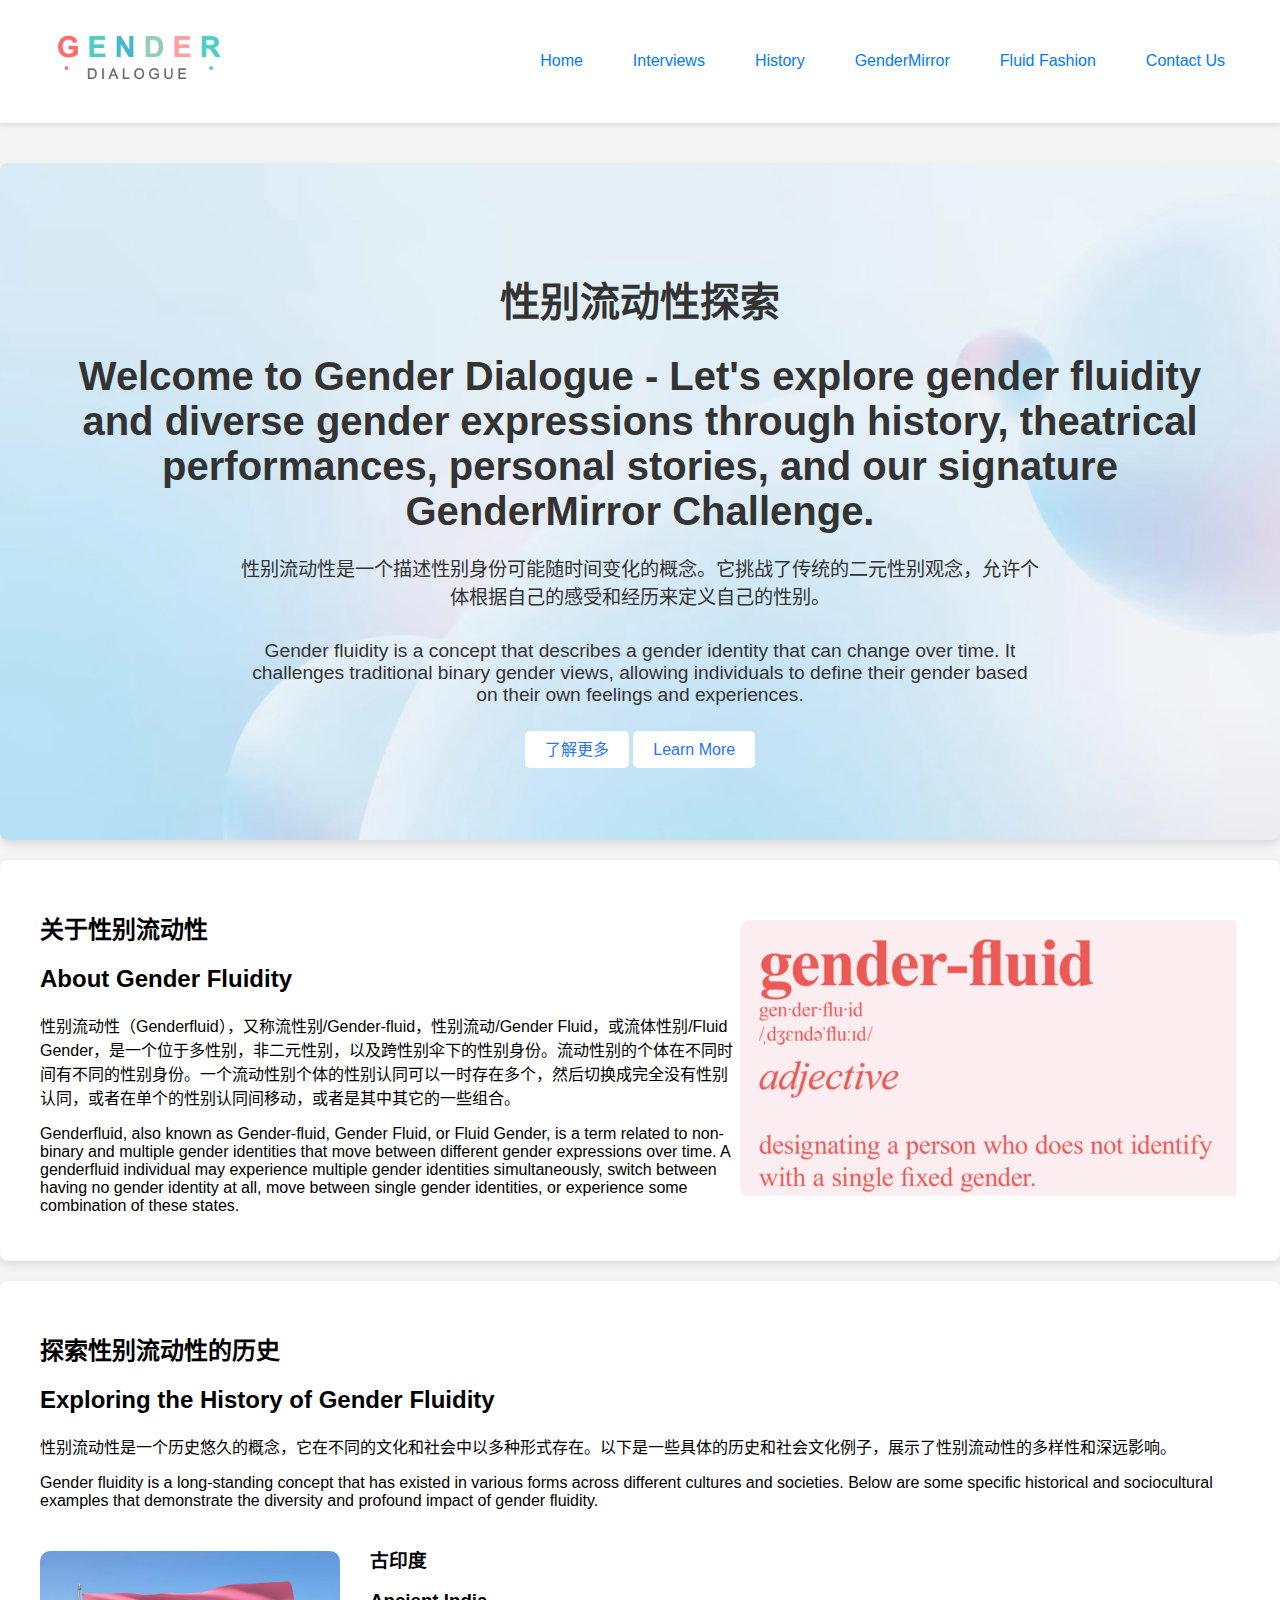
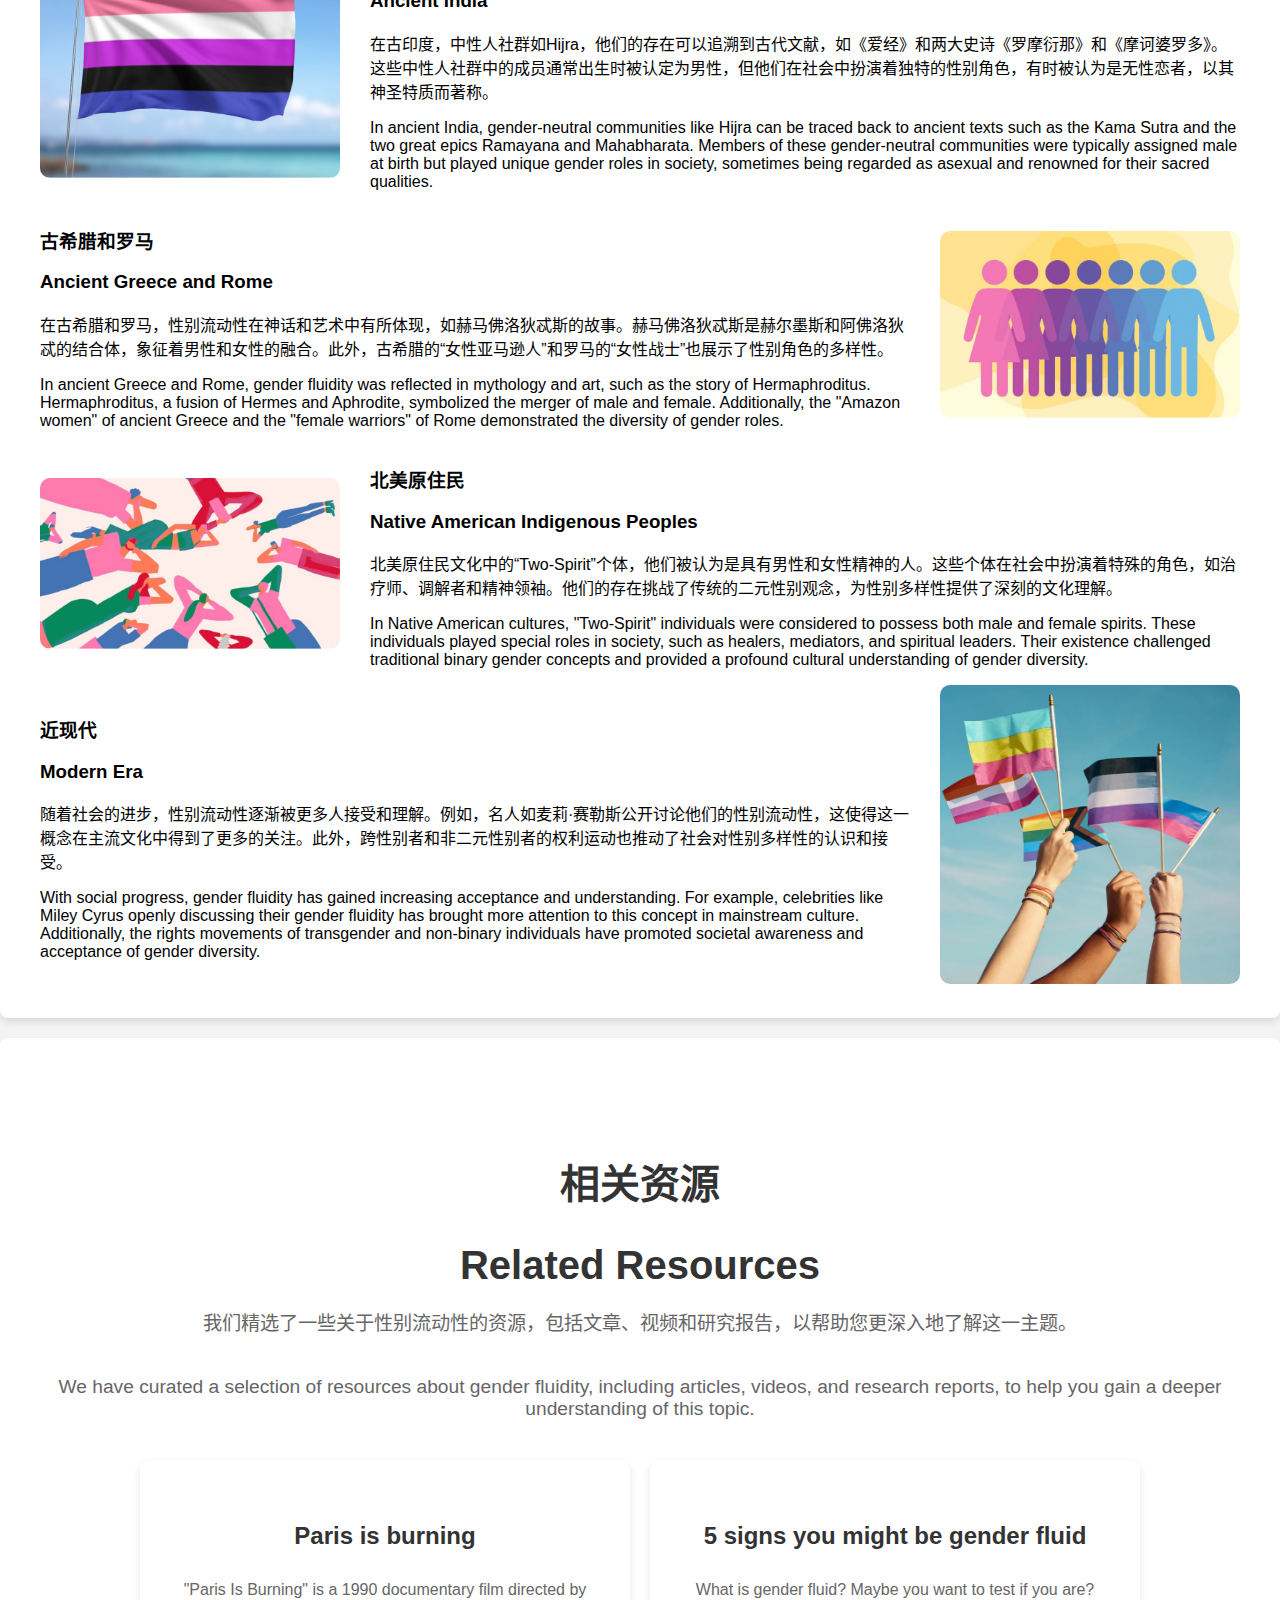
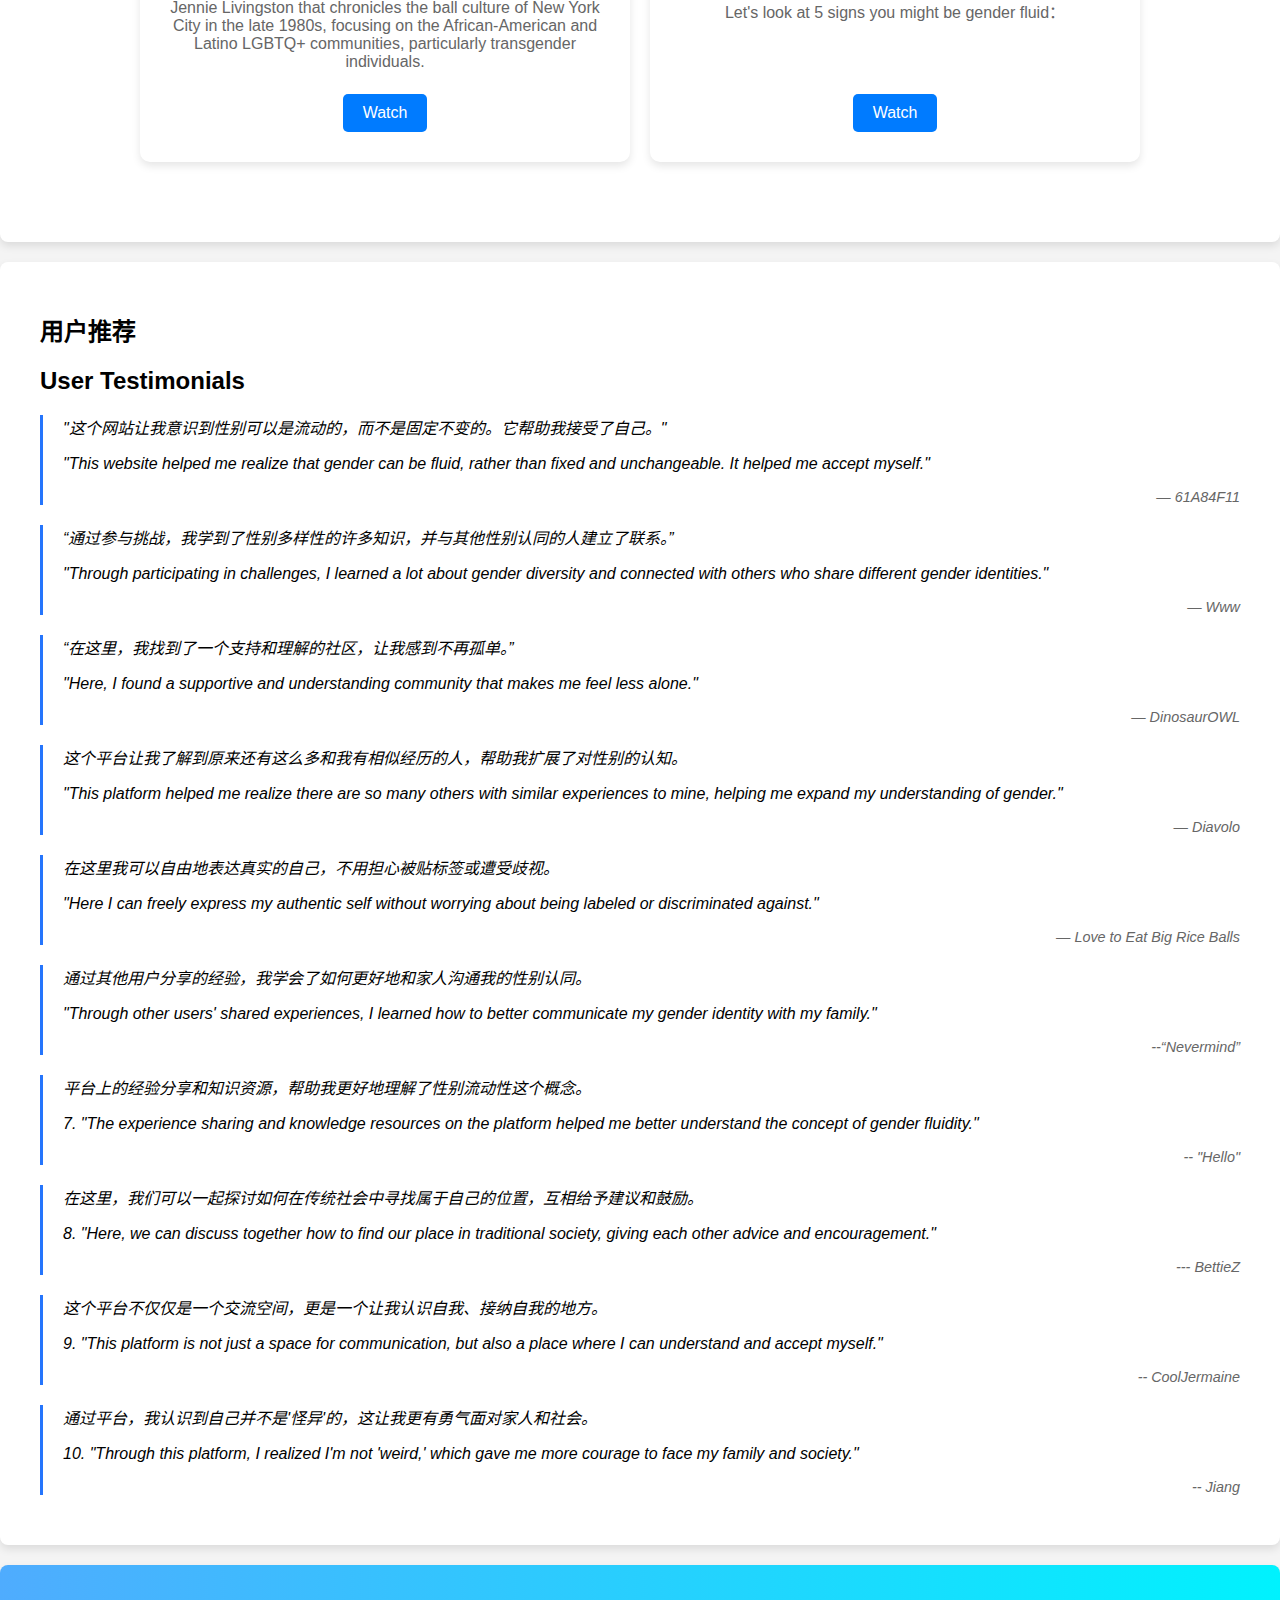
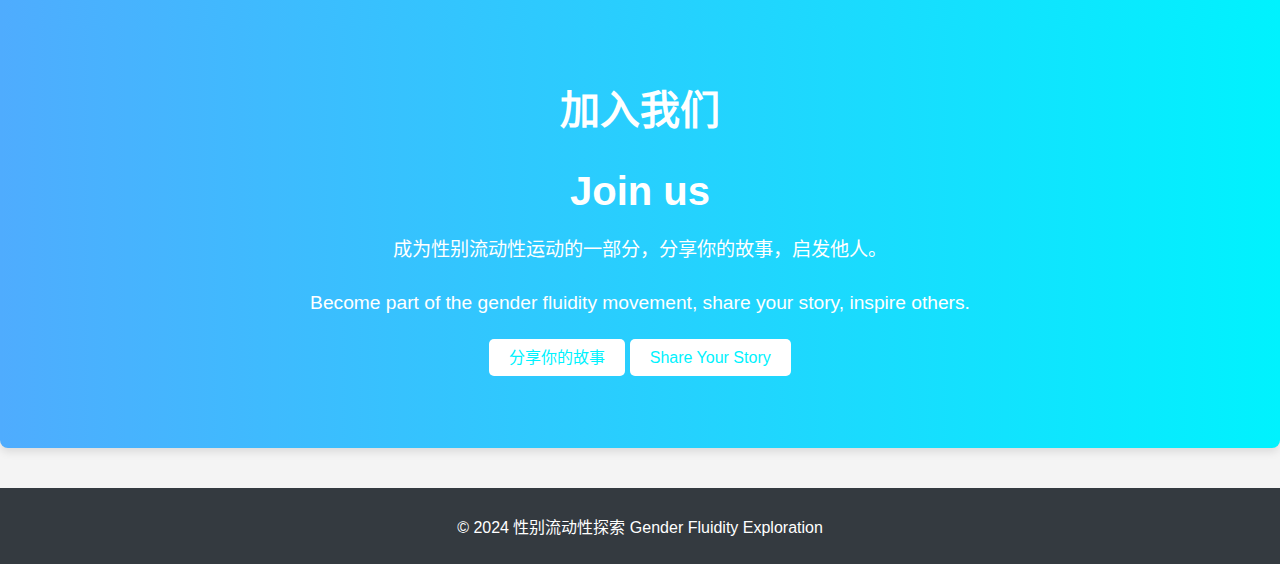
<file: index.html>
<!DOCTYPE html>
<html lang="zh-CN">

<head>
    <meta charset="UTF-8">
    <meta name="viewport" content="width=device-width, initial-scale=1.0">
    <title>Gender Dialogue</title>
    <link rel="stylesheet" href="./style/style.css">
</head>

<body>

    <header>
        <nav class="nav">
            <div class="nav-logo">
                <a href="./index.html"><img src="./img/logo.png" alt=""></a>
            </div>
            <div class="nav-menu">
                <ul>
                    <li><a href="./index.html">Home</a></li>
                    <li><a href="./Interviews.html">Interviews</a></li>
                    <li><a href="./History.html">History</a></li>
                    <li><a href="./GenderMirror.html">GenderMirror</a></li>
                    <li><a href="./FluidFashion.html">Fluid Fashion</a></li>
                    <li><a href="./Contact.html">Contact Us</a></li>
                </ul>
            </div>
        </nav>
    </header>

    <main class="main1">
        <section class="intro">
            <div class="container">
                <h1>性别流动性探索 </h1>
                <h1>Welcome to Gender Dialogue - Let's explore gender fluidity and diverse gender expressions through history, theatrical performances, personal stories, and our signature GenderMirror Challenge. </h1>
                <p>性别流动性是一个描述性别身份可能随时间变化的概念。它挑战了传统的二元性别观念，允许个体根据自己的感受和经历来定义自己的性别。</p>
                <p>Gender fluidity is a concept that describes a gender identity that can change over time. It
                    challenges traditional binary gender views, allowing individuals to define their gender based on
                    their own feelings and experiences.</p>
                <a href="./Interviews.html" class="btn">了解更多</a>
                <a href="./Interviews.html" class="btn">Learn More</a>
            </div>
        </section>
 
        <section class="about">
            <div class="container">

                <div class="flx">
                    <div class="lef">
                        <h2>关于性别流动性</h2>
                        <h2>About Gender Fluidity</h2>
                        <p>性别流动性（Genderfluid），又称流性别/Gender-fluid，性别流动/Gender Fluid，或流体性别/Fluid
                            Gender，是一个位于多性别，非二元性别，以及跨性别伞下的性别身份。流动性别的个体在不同时间有不同的性别身份。一个流动性别个体的性别认同可以一时存在多个，然后切换成完全没有性别认同，或者在单个的性别认同间移动，或者是其中其它的一些组合。
                        </p>
                        <p>Genderfluid, also known as Gender-fluid, Gender Fluid, or Fluid Gender, is a term related to
                            non-binary and multiple gender identities that move between different gender expressions
                            over time. A genderfluid individual may experience multiple gender identities
                            simultaneously, switch between having no gender identity at all, move between single gender
                            identities, or experience some combination of these states.</p>

                    </div>
                    <div class="rit">
                        <img src="./img/图片9.png" alt="">
                    </div>
                </div>
            </div>
        </section>
        <section class="history-section">

            <div class="container">
                <h2>探索性别流动性的历史</h2>
                <h2>Exploring the History of Gender Fluidity</h2>
                <p>性别流动性是一个历史悠久的概念，它在不同的文化和社会中以多种形式存在。以下是一些具体的历史和社会文化例子，展示了性别流动性的多样性和深远影响。</p>
                <p>Gender fluidity is a long-standing concept that has existed in various forms across different
                    cultures and societies. Below are some specific historical and sociocultural examples that
                    demonstrate the diversity and profound impact of gender fluidity.</p>

                <div class="history-timeline">
                    <div class="timeline-item">
                        <div class="timeline-content">
                            <div class="flx2">
                                <div class="rit"> <img src="./img/图片10.png" alt=""></div>
                                <div class="lef">
                                    <h3>古印度</h3>
                                    <h3>Ancient India</h3>
                                    <p>在古印度，中性人社群如Hijra，他们的存在可以追溯到古代文献，如《爱经》和两大史诗《罗摩衍那》和《摩诃婆罗多》。这些中性人社群中的成员通常出生时被认定为男性，但他们在社会中扮演着独特的性别角色，有时被认为是无性恋者，以其神圣特质而著称。
                                    </p>
                                    <p>In ancient India, gender-neutral communities like Hijra can be traced back to
                                        ancient texts such as the Kama Sutra and the two great epics Ramayana and
                                        Mahabharata. Members of these gender-neutral communities were typically assigned
                                        male at birth but played unique gender roles in society, sometimes being
                                        regarded as asexual and renowned for their sacred qualities.</p>
                                </div>
                       
                            </div>
                        </div>
                    </div>
                    <div class="timeline-item">
                        <div class="timeline-content">
                            <div class="flx2">
                                <div class="lef">
                            <h3>古希腊和罗马</h3>
                            <h3>Ancient Greece and Rome</h3>
                            <p>在古希腊和罗马，性别流动性在神话和艺术中有所体现，如赫马佛洛狄忒斯的故事。赫马佛洛狄忒斯是赫尔墨斯和阿佛洛狄忒的结合体，象征着男性和女性的融合。此外，古希腊的“女性亚马逊人”和罗马的“女性战士”也展示了性别角色的多样性。
                            </p>
                            <p>In ancient Greece and Rome, gender fluidity was reflected in mythology and art, such as
                                the story of Hermaphroditus. Hermaphroditus, a fusion of Hermes and Aphrodite,
                                symbolized the merger of male and female. Additionally, the "Amazon women" of ancient
                                Greece and the "female warriors" of Rome demonstrated the diversity of gender roles.</p>

                  
                    </div>
                    <div class="rit"> <img src="./img/图片11.png" alt=""></div>
                </div>
                </div>
                    </div>
                    <div class="timeline-item">
                        <div class="timeline-content">
                            <div class="flx2">
                                <div class="rit"> <img src="./img/图片12.png" alt=""></div>
                                <div class="lef">
                            <h3>北美原住民</h3>
                            <h3>Native American Indigenous Peoples</h3>

                            <p>北美原住民文化中的“Two-Spirit”个体，他们被认为是具有男性和女性精神的人。这些个体在社会中扮演着特殊的角色，如治疗师、调解者和精神领袖。他们的存在挑战了传统的二元性别观念，为性别多样性提供了深刻的文化理解。
                            </p>
                            <p>In Native American cultures, "Two-Spirit" individuals were considered to possess both
                                male and female spirits. These individuals played special roles in society, such as
                                healers, mediators, and spiritual leaders. Their existence challenged traditional binary
                                gender concepts and provided a profound cultural understanding of gender diversity.</p>
                            </div>
                    
                        </div>
                        </div>
                    </div>
                    <div class="timeline-item">
                        <div class="timeline-content">
                            <div class="flx2">
                                <div class="lef">
                            <h3>近现代</h3>
                            <h3>Modern Era</h3>

                            <p>随着社会的进步，性别流动性逐渐被更多人接受和理解。例如，名人如麦莉·赛勒斯公开讨论他们的性别流动性，这使得这一概念在主流文化中得到了更多的关注。此外，跨性别者和非二元性别者的权利运动也推动了社会对性别多样性的认识和接受。
                            </p>
                            <p>With social progress, gender fluidity has gained increasing acceptance and understanding.
                                For example, celebrities like Miley Cyrus openly discussing their gender fluidity has
                                brought more attention to this concept in mainstream culture. Additionally, the rights
                                movements of transgender and non-binary individuals have promoted societal awareness and
                                acceptance of gender diversity.</p>
                            </div>
                            <div class="rit"> <img src="./img/图片13.png" alt=""></div>
                        </div>
                        </div>
                    </div>
                </div>
                <!-- <img src="./img/图片10.png" alt="Gender Fluidity" class="abouimage"> -->
            </div>
        </section>


        <section class="resources">
            <div class="container">
                <h2>相关资源</h2>
                <h2>Related Resources</h2>
                <p>我们精选了一些关于性别流动性的资源，包括文章、视频和研究报告，以帮助您更深入地了解这一主题。</p>
                <p>We have curated a selection of resources about gender fluidity, including articles, videos, and
                    research reports, to help you gain a deeper understanding of this topic.</p>
                <div class="resource-list">
                    <div class="resource-item">
                        <h4>Paris is burning</h4>
                        <p>"Paris Is Burning" is a 1990 documentary film directed by Jennie Livingston that chronicles
                            the ball culture of New York City in the late 1980s, focusing on the African-American and
                            Latino LGBTQ+ communities, particularly transgender individuals.</p>
                        <a href="https://www.youtube.com/watch?v=nI7EhpY2yaA" class="btn">Watch</a>
                    </div>
                    <div class="resource-item">
                        <h4>5 signs you might be gender fluid</h4>
                        <p>What is gender fluid? Maybe you want to test if you are? Let's look at 5 signs you might be
                            gender fluid：</p>
                        <a href="https://www.youtube.com/watch?v=Pk5RvJ629Fs" class="btn">Watch</a>
                    </div>
                </div>
            </div>
        </section>


        <section class="testimonials">
            <div class="container">
                <h2>用户推荐</h2>
                <h2>User Testimonials</h2>
                <blockquote>
                    <p>"这个网站让我意识到性别可以是流动的，而不是固定不变的。它帮助我接受了自己。"</p>
                    <p>"This website helped me realize that gender can be fluid, rather than fixed and unchangeable. It
                        helped me accept myself."</p>
                    <cite>— 61A84F11</cite>
                </blockquote>
                <blockquote>
                    <p>“通过参与挑战，我学到了性别多样性的许多知识，并与其他性别认同的人建立了联系。”</p>
                    <p>"Through participating in challenges, I learned a lot about gender diversity and connected with
                        others who share different gender identities."</p>
                    <cite>— Www</cite>
                </blockquote>
                <blockquote>
                    <p>“在这里，我找到了一个支持和理解的社区，让我感到不再孤单。”</p>
                    <p>"Here, I found a supportive and understanding community that makes me feel less alone."</p>
                    <cite>— DinosaurOWL</cite>
                </blockquote>
                <blockquote>
                    <p>这个平台让我了解到原来还有这么多和我有相似经历的人，帮助我扩展了对性别的认知。</p>
                    <p> "This platform helped me realize there are so many others with similar experiences to mine,
                        helping me expand my understanding of gender." </p>
                    <cite>— Diavolo</cite>
                </blockquote>
                <blockquote>
                    <p>在这里我可以自由地表达真实的自己，不用担心被贴标签或遭受歧视。</p>
                    <p>"Here I can freely express my authentic self without worrying about being labeled or
                        discriminated against." </p>

                    <cite>— Love to Eat Big Rice Balls</cite>
                </blockquote>
                <blockquote>
                    <p>通过其他用户分享的经验，我学会了如何更好地和家人沟通我的性别认同。</p>
                    <p>"Through other users' shared experiences, I learned how to better communicate my gender identity
                        with my family."</p>
                    <cite>--“Nevermind”</cite>
                </blockquote>
                <blockquote>
                    <p>平台上的经验分享和知识资源，帮助我更好地理解了性别流动性这个概念。</p>
                    <p>7. "The experience sharing and knowledge resources on the platform helped me better understand
                        the concept of gender fluidity." </p>
                    <cite>-- "Hello"</cite>
                </blockquote>
                <blockquote>
                    <p>在这里，我们可以一起探讨如何在传统社会中寻找属于自己的位置，互相给予建议和鼓励。</p>
                    <p>8. "Here, we can discuss together how to find our place in traditional society, giving each other
                        advice and encouragement." </p>
                    <cite>--- BettieZ</cite>
                </blockquote>
                <blockquote>
                    <p>这个平台不仅仅是一个交流空间，更是一个让我认识自我、接纳自我的地方。</p>
                    <p>9. "This platform is not just a space for communication, but also a place where I can understand
                        and accept myself." </p>
                    <cite>-- CoolJermaine</cite>
                </blockquote>
                <blockquote>
                    <p>通过平台，我认识到自己并不是'怪异'的，这让我更有勇气面对家人和社会。</p>
                    <p>10. "Through this platform, I realized I'm not 'weird,' which gave me more courage to face my
                        family and society." </p>
                    <cite>-- Jiang</cite>
                </blockquote>
            </div>
        </section>

        <section class="cta" id="challenges">
            <div class="container">
                <h2>加入我们</h2>
                <h2>Join us</h2>
                <p>成为性别流动性运动的一部分，分享你的故事，启发他人。</p>
                <p>Become part of the gender fluidity movement, share your story, inspire others.</p>
                <a href="./Contact.html" class="btn">分享你的故事</a>
                <a href="./Contact.html" class="btn">Share Your Story</a>
            </div>
        </section>
    </main>

    <footer>
        <p>&copy; 2024 性别流动性探索 Gender Fluidity Exploration</p>
    </footer>
</body>

</html>
</file>
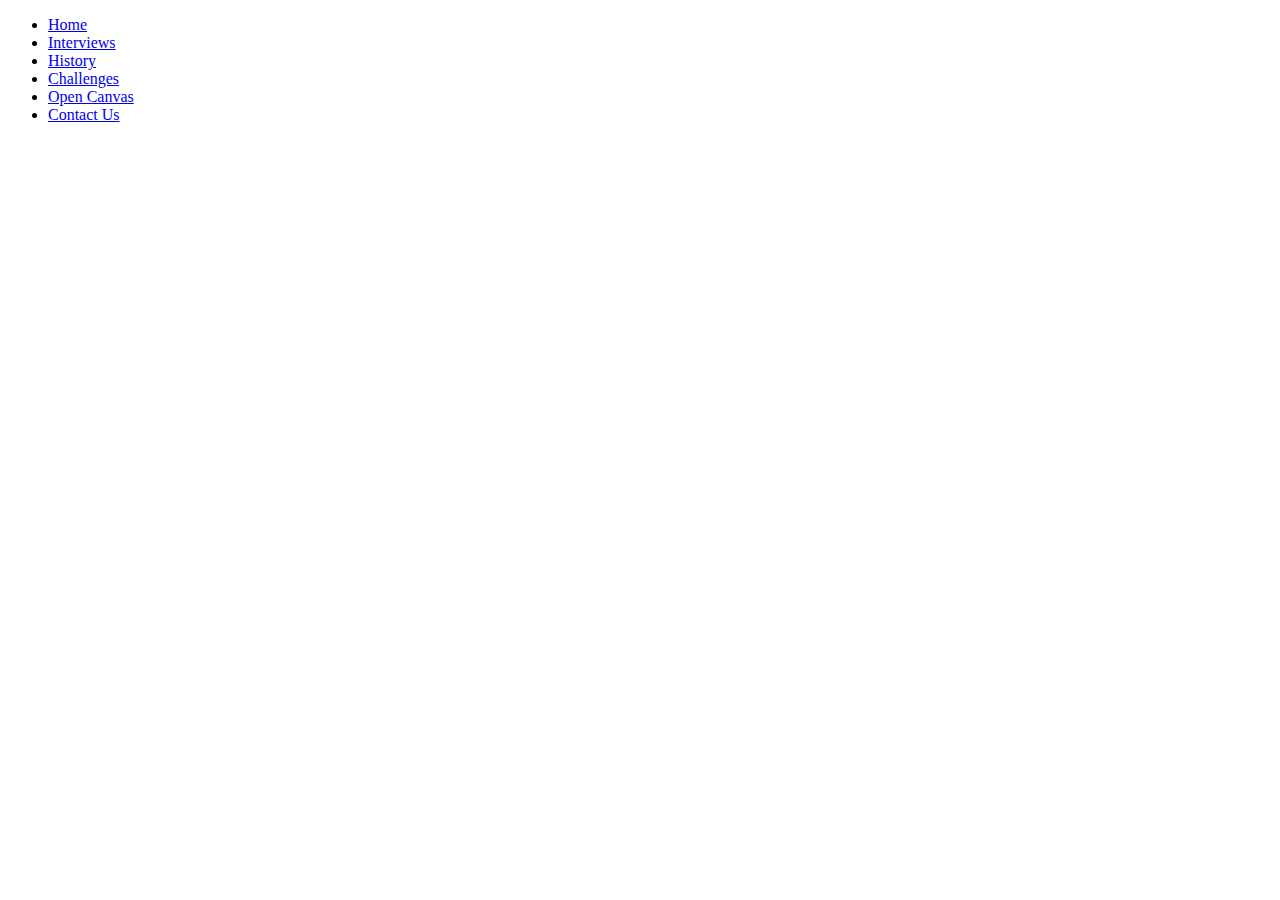
<file: Canvas.html>
<!DOCTYPE html>
<html lang="en">
<head>
    <meta charset="UTF-8">
    <meta name="viewport" content="width=device-width, initial-scale=1.0">
    <title>Gender Dialogue</title>
</head>
<body>
    <div class="head">
        <div class="nav">
            <ul>
                <li><a href="./index.html">Home</a></li>
                <li><a href="./index.html">Interviews</a></li>
                <li><a href="./index.html">History</a></li>
                <li><a href="./index.html">Challenges</a></li>
                <li><a href="./index.html">Open Canvas</a></li>
                <li><a href="./index.html">Contact Us</a></li>
            </ul>
        </div>
    </div>
</body>
</html>
</file>
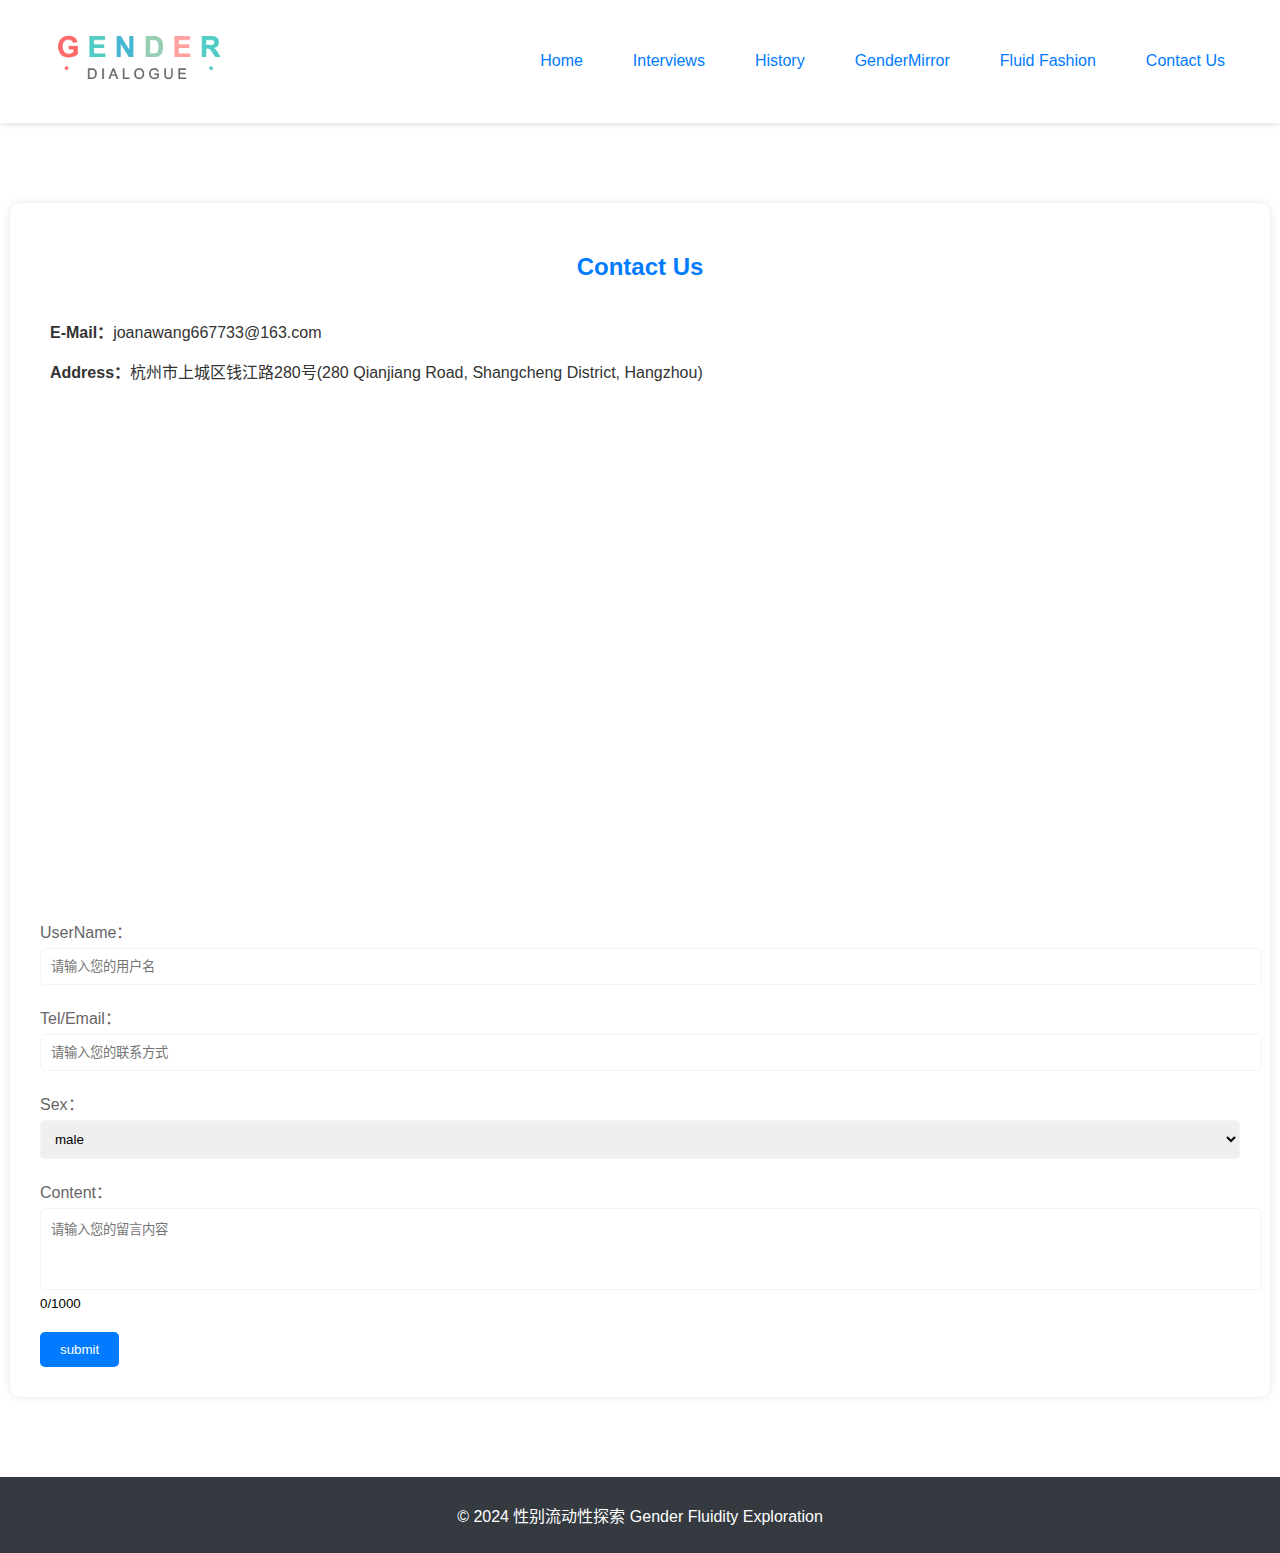
<file: Contact.html>
<!DOCTYPE html>
<html lang="zh-CN">

<head>
    <meta charset="UTF-8">
    <meta name="viewport" content="width=device-width, initial-scale=1.0">
    <title>联系我们 - 性别流动性探索</title>
    <link rel="stylesheet" href="./style/style.css" type="text/css" />
</head>

<body>
    <header>
        <nav class="nav">
            <div class="nav-logo">
                <a href="./index.html"><img src="./img/logo.png" alt=""></a>  
            </div>
            <div class="nav-menu">
                <ul>
                    <li><a href="./index.html">Home</a></li>
                    <li><a href="./Interviews.html">Interviews</a></li>
                    <li><a href="./History.html">History</a></li>
                    <li><a href="./GenderMirror.html">GenderMirror</a></li>
                    <li><a href="./FluidFashion.html">Fluid Fashion</a></li>
                    <li><a href="./Contact.html">Contact Us</a></li>
                </ul>
            </div>
        </nav>
    </header>

    <main>
        <section class="contact-us">
            <div class="container">
                <h2 class="section-title">Contact Us</h2>
                <div class="contact-info">
                    <p><i class="icon-mail"></i><strong>E-Mail：</strong>joanawang667733@163.com</p>
                    <p><i class="icon-location"></i><strong>Address：</strong>杭州市上城区钱江路280号(280 Qianjiang Road, Shangcheng District, Hangzhou)</p>
                </div>
                <div class="map">
                    <!-- 这里可以使用iframe标签嵌入谷歌地图或其他地图服务 -->
                    <iframe
                        src="https://www.google.com/maps/embed?pb=!1m18!1m12!1m3!1d11355.457320133268!2d120.16131163778316!3d30.2389510037786!2m3!1f0!2f0!3f0!3m2!1i1024!2i768!4f13.1!3m3!1m2!1s0x344c9d37b84c4a0d%3A0x3dadf9a04f0e6156!2z5Lit5Zu95rWZ5rGf55yB5p2t5bee5biC5LiK5Z-O5Yy6!5e0!3m2!1szh-CN!2sjp!4v1729328133049!5m2!1szh-CN!2sjp"
                        width="100%" height="450" style="border:0;" allowfullscreen="" loading="lazy"
                        referrerpolicy="no-referrer-when-downgrade"></iframe>
                </div>

                <form class="contact-form" action="https://47.121.184.131:39001/submit-form" method="post">
                    <div class="form-group">
                        <label for="username">UserName：</label>
                        <input type="text" id="username" name="username" required placeholder="请输入您的用户名">
                    </div>
                    <div class="form-group">
                        <label for="contact">Tel/Email：</label>
                        <input type="text" id="contact" name="contact" required placeholder="请输入您的联系方式">
                    </div>
                    <div class="form-group">
                        <label for="gender">Sex：</label>
                        <select id="gender" name="gender">
                            <option value="male">male</option>
                            <option value="female">female</option>
                            <option value="other">other</option>
                        </select>
                    </div>
                    <div class="form-group">
                        <label for="message">Content：</label>
                        <textarea id="message" name="message" rows="4" required placeholder="请输入您的留言内容"
                            maxlength="1000"></textarea>
                        <small class="text-limit">0/1000</small>
                    </div>
                    <button type="submit" class="btn">submit</button>
                </form>
                <!-- <div class="social-links">
                    <h3>关注我们</h3>
                    <a href="https://twitter.com/example" target="_blank"><i class="icon-twitter"></i>Twitter</a>
                    <a href="https://facebook.com/example" target="_blank"><i class="icon-facebook"></i>Facebook</a>
                    <a href="https://instagram.com/example" target="_blank"><i class="icon-instagram"></i>Instagram</a>
                </div> -->
            </div>
        </section>
    </main>

    <footer class="site-footer">
        <p>&copy; 2024 性别流动性探索 Gender Fluidity Exploration</p>
    </footer>
</body>
<script>
    document.addEventListener('DOMContentLoaded', function () {


        let messageTextarea = document.getElementById('message');
        let textLimitDisplay = document.querySelector('.text-limit');
        if (messageTextarea && textLimitDisplay) {
            messageTextarea.addEventListener('input', function () {
                let currentLength = this.value.length;
                let maxLength = 1000; // 设定的字数上限

                textLimitDisplay.textContent = currentLength + '/' + maxLength;

                if (currentLength > maxLength) {
                    // 如果超过字数限制，则截断文本
                    this.value = this.value.substring(0, maxLength);
                    textLimitDisplay.textContent = maxLength + '/' + maxLength;
                }
            });
        }



        let contactForm = document.querySelector('.contact-form');

        if (contactForm) {
            contactForm.addEventListener('submit', function (e) {
                e.preventDefault();

                let username = document.getElementById('username').value;
                let contact = document.getElementById('contact').value;
                let gender = document.getElementById('gender').value;
                let message = document.getElementById('message').value;

                let formData = {
                    username: username,
                    contact: contact,
                    gender: gender,
                    message: message
                };

                fetch('http://47.121.184.131:39001/submit-form', {
                    method: 'POST',
                    headers: {
                        'Content-Type': 'application/json',
                    },
                    body: JSON.stringify(formData)
                })
                    .then(response => response.json())
                    .then(data => {
                        console.log('Success:', data);
                        alert(data.message); // 显示服务器响应的消息
                    })
                    .catch((error) => {
                        console.error('Error:', error);
                        alert("提交失败");
                    });
            });
        }
    });
</script>

</html>
</file>
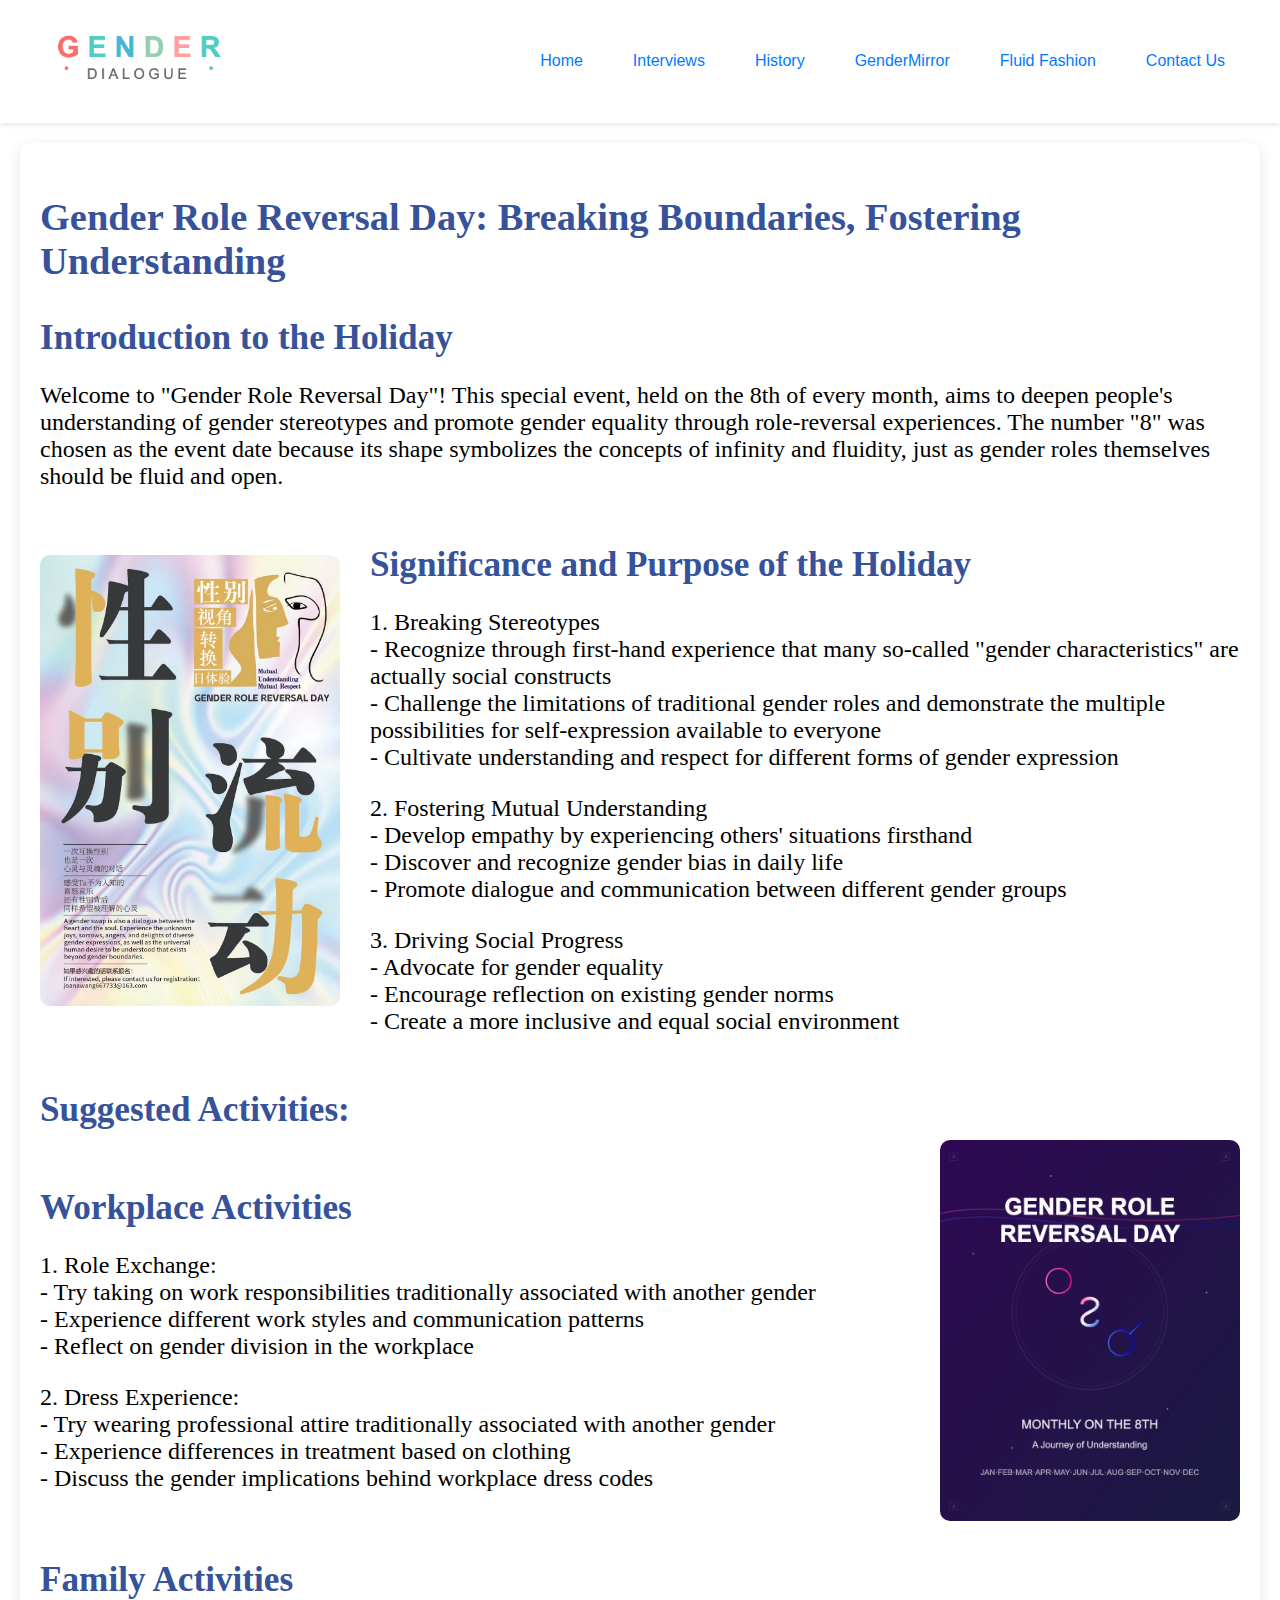
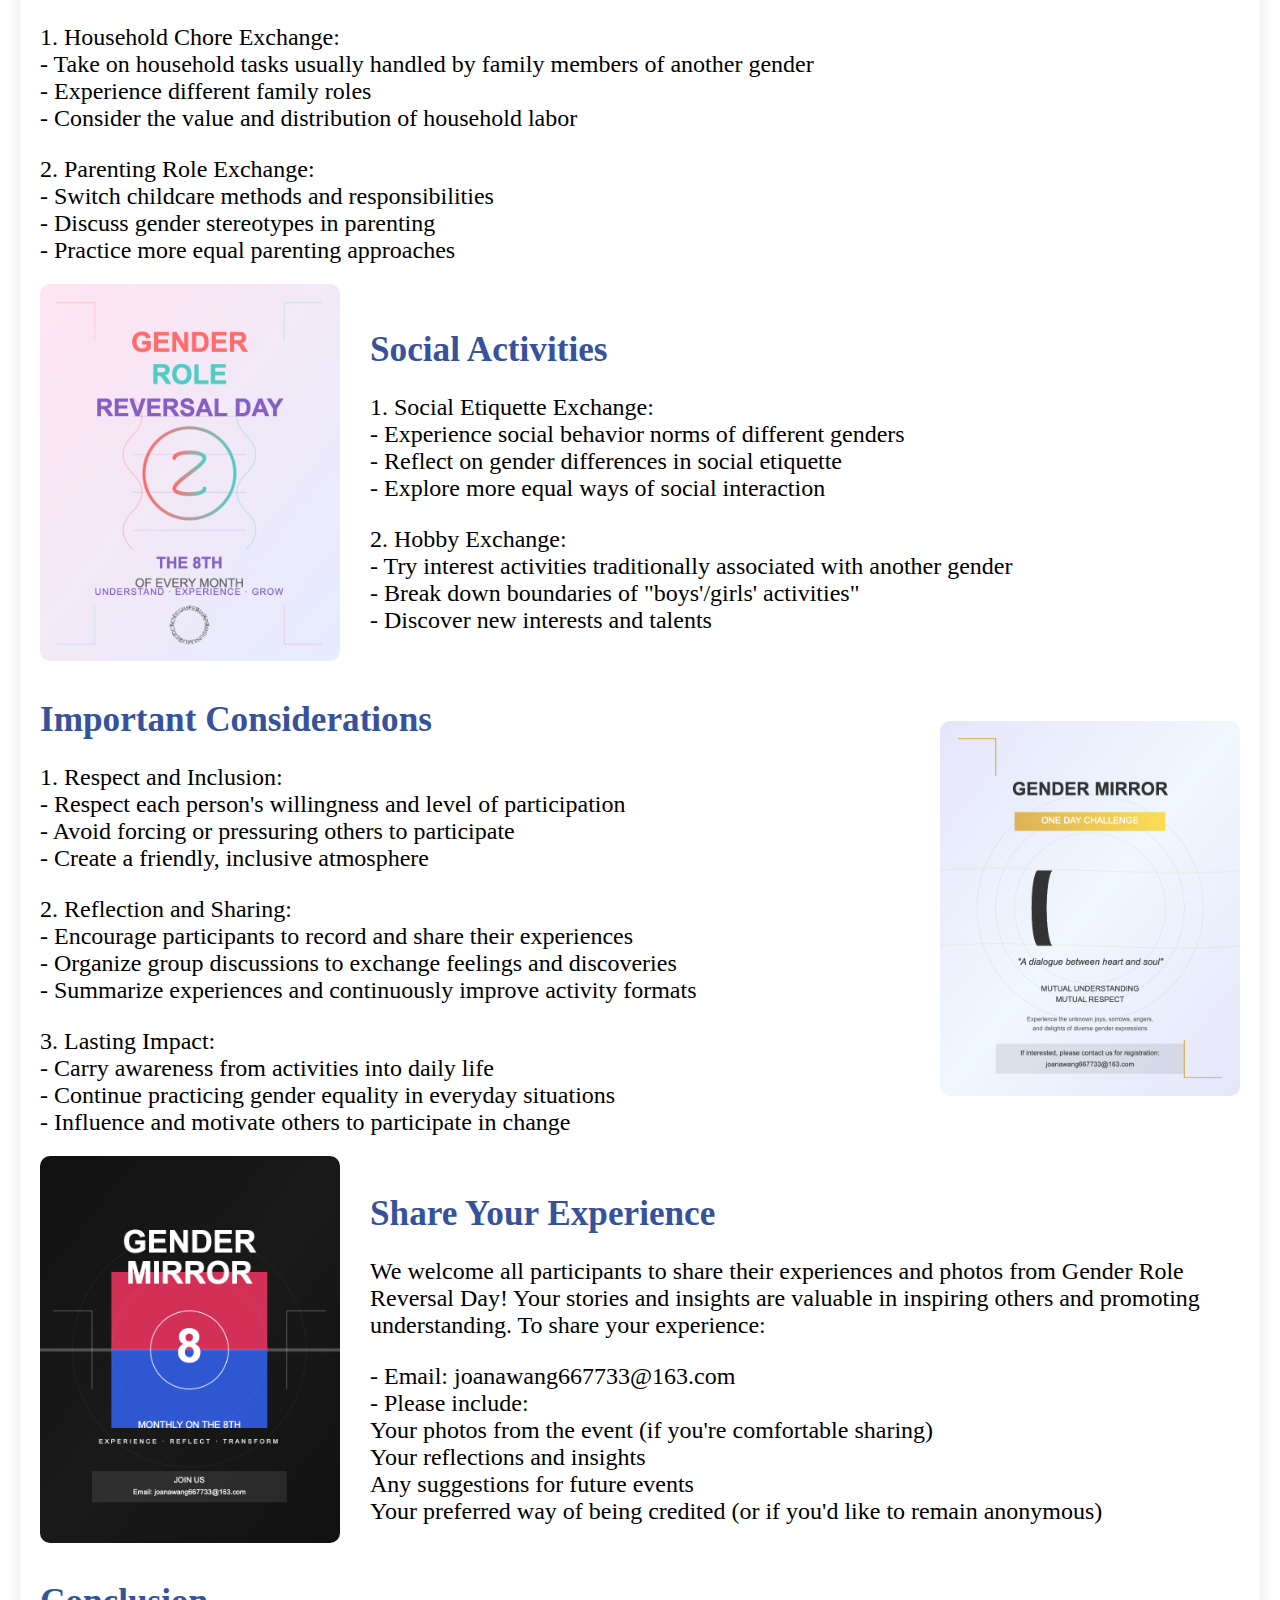
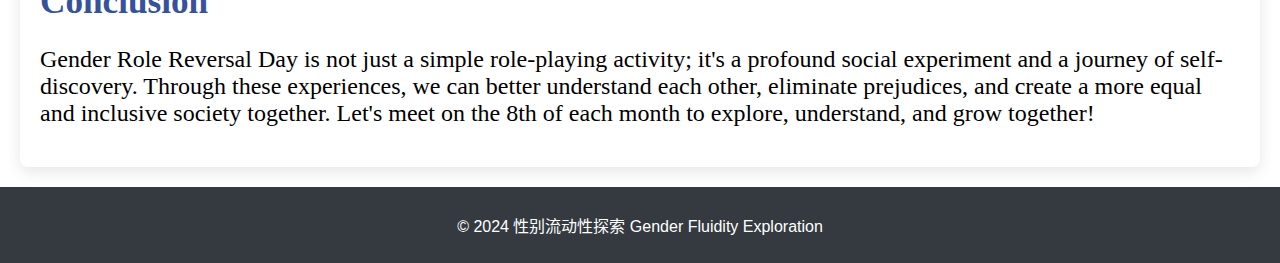
<file: GenderMirror.html>
<!DOCTYPE html>
<html lang="zh-CN">

<head>
    <meta charset="UTF-8">
    <meta name="viewport" content="width=device-width, initial-scale=1.0">
    <title>Gender Dialogue</title>
    <link rel="stylesheet" href="./style/style.css">
</head>

<body>
    <header>
        <nav class="nav">
            <div class="nav-logo">
                <a href="./index.html"><img src="./img/logo.png" alt=""></a>
            </div>
            <div class="nav-menu">
                <ul>
                    <li><a href="./index.html">Home</a></li>
                    <li><a href="./Interviews.html">Interviews</a></li>
                    <li><a href="./History.html">History</a></li>
                    <li><a href="./GenderMirror.html">GenderMirror</a></li>
                    <li><a href="./FluidFashion.html">Fluid Fashion</a></li>
                    <li><a href="./Contact.html">Contact Us</a></li>
                </ul>
            </div>
        </nav>
    </header>
    <main>
        <div class="containerHis">
            <section class="history-section history-section2">
                <h2>Gender Role Reversal Day: Breaking Boundaries, Fostering Understanding</h2>
                <h3>Introduction to the Holiday</h3>
                <p>Welcome to "Gender Role Reversal Day"! This special event, held on the 8th of every month, aims to
                    deepen people's understanding of gender stereotypes and promote gender equality through
                    role-reversal experiences. The number "8" was chosen as the event date because its shape symbolizes
                    the concepts of infinity and fluidity, just as gender roles themselves should be fluid and open.</p>
                <div class="flx2">
                    <div class="rit">
                        <img src="./img/po.jpg" alt="Interview Image">
                    </div>
                    <div class="lef">
                        <h3>Significance and Purpose of the Holiday</h3>
                        <p>
                            1. Breaking Stereotypes <br>
                            - Recognize through first-hand experience that many so-called "gender characteristics" are
                            actually
                            social constructs <br>
                            - Challenge the limitations of traditional gender roles and demonstrate the multiple
                            possibilities
                            for self-expression available to everyone <br>
                            - Cultivate understanding and respect for different forms of gender expression <br>

                        </p>
                        <p>
                            2. Fostering Mutual Understanding <br>
                            - Develop empathy by experiencing others' situations firsthand <br>
                            - Discover and recognize gender bias in daily life <br>
                            - Promote dialogue and communication between different gender groups <br>

                        </p>
                        <p>

                            3. Driving Social Progress <br>
                            - Advocate for gender equality <br>
                            - Encourage reflection on existing gender norms <br>
                            - Create a more inclusive and equal social environment

                        </p>
                    </div>


                </div>
                <h3>Suggested Activities:</h3>
                <div class="flx2">
                    <div class="lef">
                        <h3>Workplace Activities</h3>
                        <p>
                            1. Role Exchange: <br>
                            - Try taking on work responsibilities traditionally associated with another gender <br>
                            - Experience different work styles and communication patterns <br>
                            - Reflect on gender division in the workplace

                        </p>
                        <p>
                            2. Dress Experience: <br>
                            - Try wearing professional attire traditionally associated with another gender<br>
                            - Experience differences in treatment based on clothing<br>
                            - Discuss the gender implications behind workplace dress codes<br>

                        </p>
                    </div>

                    <div class="rit">
                        <img src="./img/po1.png" alt="Interview Image">
                    </div>
                </div>

                <h3>Family Activities</h3>
                <p>
                    1. Household Chore Exchange: <br>
                    - Take on household tasks usually handled by family members of another gender <br>
                    - Experience different family roles <br>
                    - Consider the value and distribution of household labor <br>

                </p>
                <p>
                    2. Parenting Role Exchange: <br>
                    - Switch childcare methods and responsibilities <br>
                    - Discuss gender stereotypes in parenting <br>
                    - Practice more equal parenting approaches <br>

                </p>
                <div class="flx2" style="justify-content: flex-start;">
                    <div class="rit">
                        <img src="./img/po2.png" alt="Interview Image">
                    </div>
                    <div class="lef">
                        <h3>Social Activities</h3>
                        <p>1. Social Etiquette Exchange:<br>
                            - Experience social behavior norms of different genders<br>
                            - Reflect on gender differences in social etiquette<br>
                            - Explore more equal ways of social interaction<br>
                        </p>
                        <p>
                            2. Hobby Exchange:<br>
                            - Try interest activities traditionally associated with another gender<br>
                            - Break down boundaries of "boys'/girls' activities"<br>
                            - Discover new interests and talents<br>

                        </p>
                    </div>


                </div>
                <div class="flx2">
                    <div class="lef">
                        <h3>Important Considerations</h3>
                        <p>
                            1. Respect and Inclusion:<br>
                            - Respect each person's willingness and level of participation<br>
                            - Avoid forcing or pressuring others to participate<br>
                            - Create a friendly, inclusive atmosphere<br>

                        </p>
                        <p>2. Reflection and Sharing:<br>
                            - Encourage participants to record and share their experiences<br>
                            - Organize group discussions to exchange feelings and discoveries<br>
                            - Summarize experiences and continuously improve activity formats<br>
                        </p>
                        <p>
                            3. Lasting Impact:<br>
                            - Carry awareness from activities into daily life<br>
                            - Continue practicing gender equality in everyday situations<br>
                            - Influence and motivate others to participate in change
                        </p>
                    </div>

                    <div class="rit">
                        <img src="./img/po4.png" alt="Interview Image">
                    </div>
                </div>

                <div class="flx2" style="justify-content: flex-start;">
                    <div class="rit">
                        <img src="./img/po3.png" alt="Interview Image">
                    </div>
                    <div class="lef">
                        <h3>Share Your Experience</h3>
                        <p>We welcome all participants to share their experiences and photos from Gender Role Reversal
                            Day! Your
                            stories and insights are valuable in inspiring others and promoting understanding. To share
                            your
                            experience:</p>
                        <p>- Email: joanawang667733@163.com<br>
                            - Please include:<br>
                            Your photos from the event (if you're comfortable sharing)<br>
                            Your reflections and insights<br>
                            Any suggestions for future events<br>
                            Your preferred way of being credited (or if you'd like to remain anonymous)<br>
                        </p>
                    </div>

                </div>
                <h3>Conclusion</h3>
                <p>Gender Role Reversal Day is not just a simple role-playing activity; it's a profound social
                    experiment and a journey of self-discovery. Through these experiences, we can better understand
                    each
                    other, eliminate prejudices, and create a more equal and inclusive society together. Let's meet
                    on
                    the 8th of each month to explore, understand, and grow together!</p>
            </section>
        </div>
    </main>

    <footer>
        <p>&copy; 2024 性别流动性探索 Gender Fluidity Exploration</p>
    </footer>
</body>

</html>
</file>
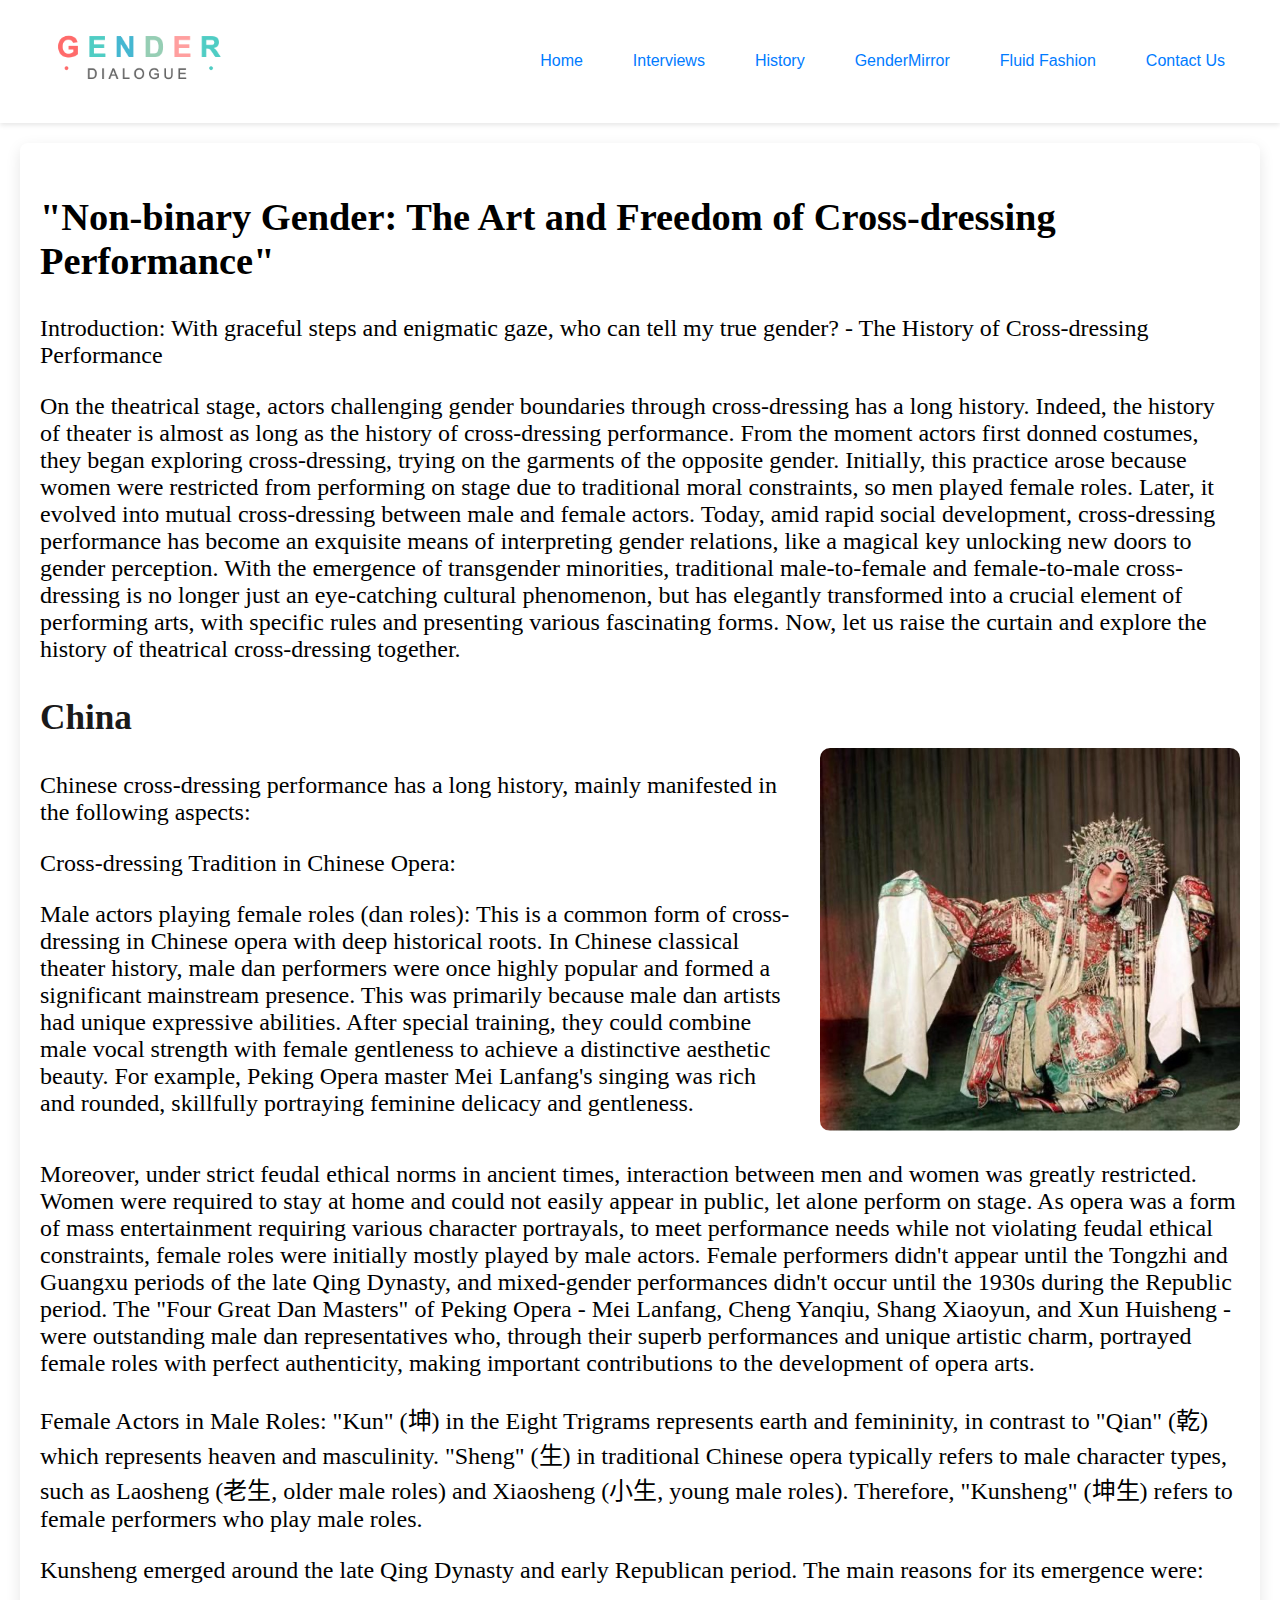
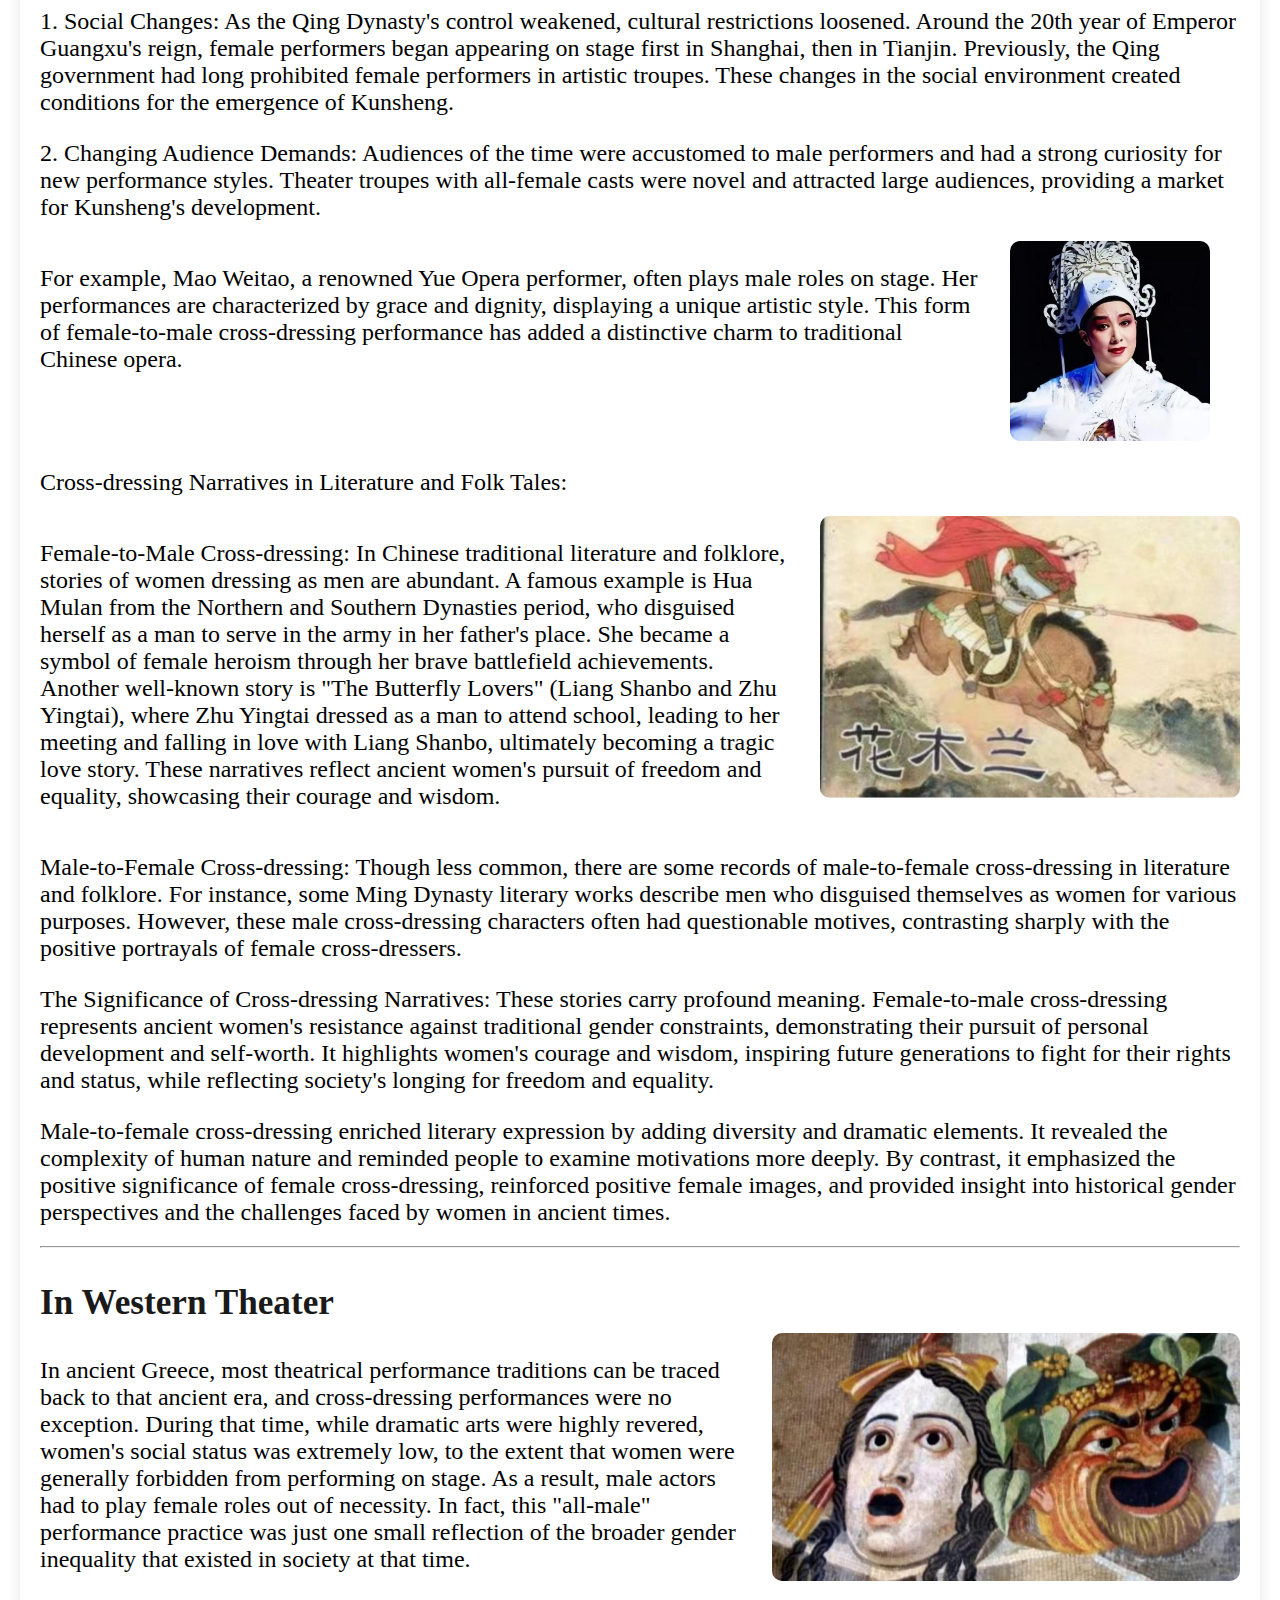
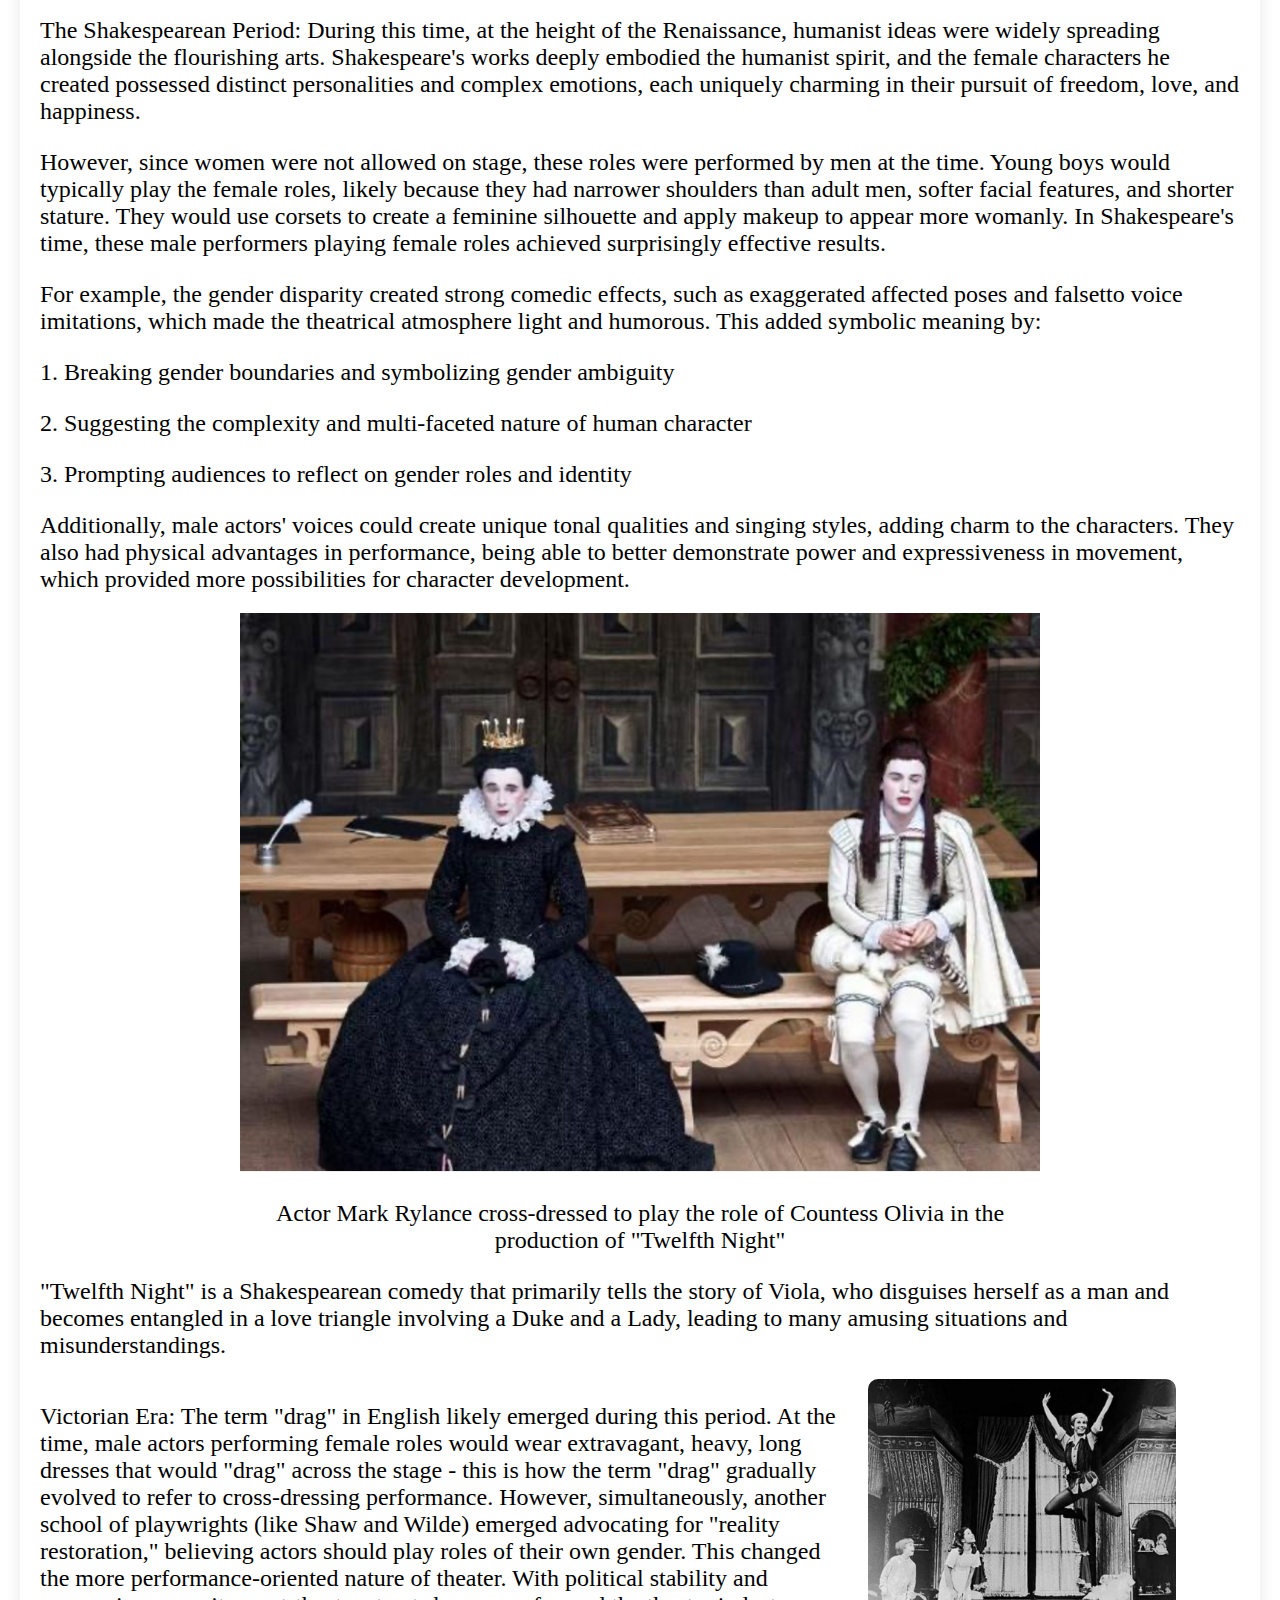
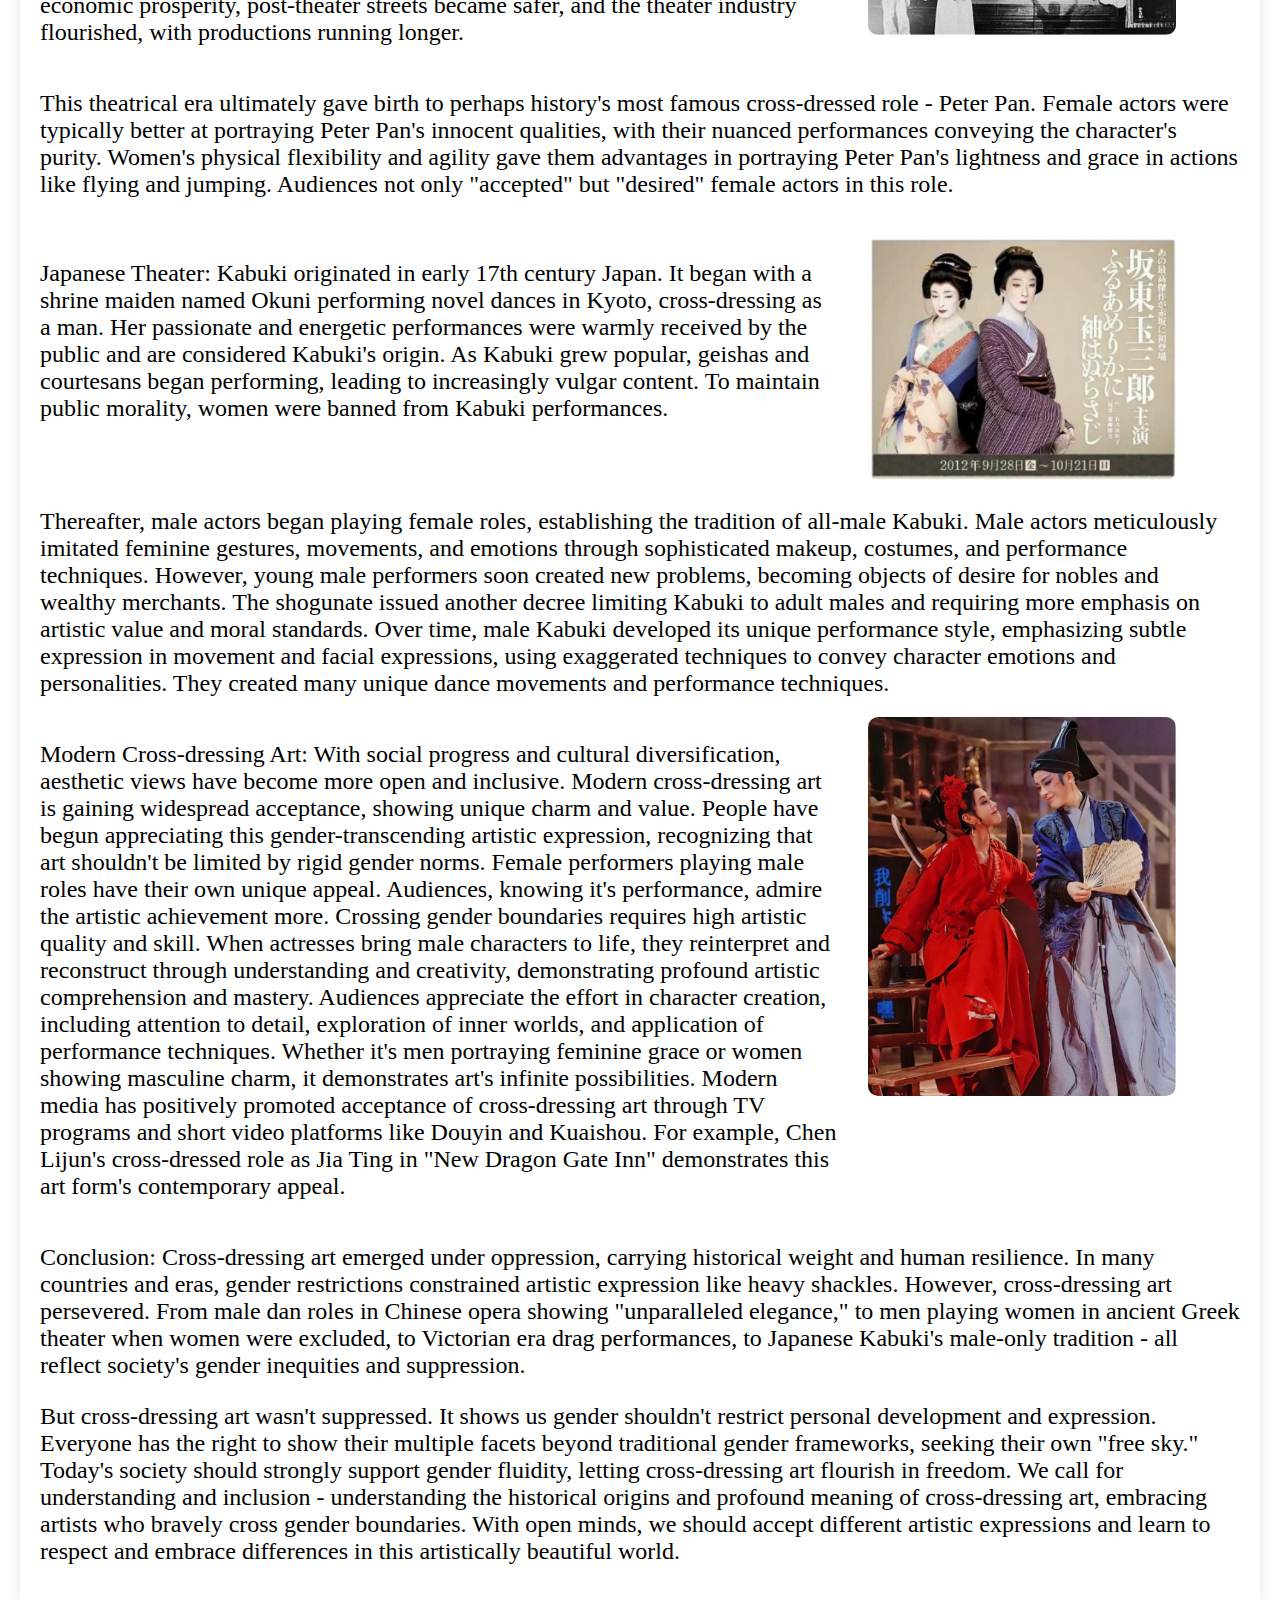
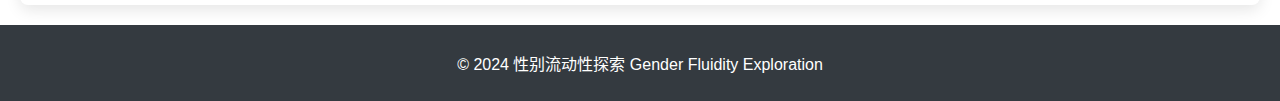
<file: History.html>
<!DOCTYPE html>
<html lang="zh-CN">

<head>
    <meta charset="UTF-8">
    <meta name="viewport" content="width=device-width, initial-scale=1.0">
    <title>Gender Dialogue</title>
    <link rel="stylesheet" href="./style/style.css">
</head>

<body>
    <header>
        <nav class="nav">
            <div class="nav-logo">
                <a href="./index.html"><img src="./img/logo.png" alt=""></a>  
            </div>
            <div class="nav-menu">
                <ul>
                    <li><a href="./index.html">Home</a></li>
                    <li><a href="./Interviews.html">Interviews</a></li>
                    <li><a href="./History.html">History</a></li>
                    <li><a href="./GenderMirror.html">GenderMirror</a></li>
                    <li><a href="./FluidFashion.html">Fluid Fashion</a></li>
                    <li><a href="./Contact.html">Contact Us</a></li>
                </ul>
            </div>
        </nav>
    </header>
    <main>
        <div class="containerHis">
            <section class="history-section">
                <h2> "Non-binary Gender: The Art and Freedom of Cross-dressing Performance"</h2>
                <p class="p5"> Introduction: With graceful steps and enigmatic gaze, who can tell my true gender? - The
                    History of Cross-dressing Performance</p>
                <p class="p6">On the theatrical stage, actors challenging gender boundaries through cross-dressing has a
                    long history. Indeed, the history of theater is almost as long as the history of cross-dressing
                    performance. From the moment actors first donned costumes, they began exploring cross-dressing,
                    trying on the garments of the opposite gender. Initially, this practice arose because women were
                    restricted from performing on stage due to traditional moral constraints, so men played female
                    roles. Later, it evolved into mutual cross-dressing between male and female actors. Today, amid
                    rapid social development, cross-dressing performance has become an exquisite means of interpreting
                    gender relations, like a magical key unlocking new doors to gender perception. With the emergence of
                    transgender minorities, traditional male-to-female and female-to-male cross-dressing is no longer
                    just an eye-catching cultural phenomenon, but has elegantly transformed into a crucial element of
                    performing arts, with specific rules and presenting various fascinating forms. Now, let us raise the
                    curtain and explore the history of theatrical cross-dressing together.</p>


                <h3>China</h3>
                <div class="fdsfd">
                    <div class="lef">
                        <p>Chinese cross-dressing performance has a long history, mainly manifested in the following
                            aspects:</p>
                        <p>Cross-dressing Tradition in Chinese Opera:</p>
                        <p>Male actors playing female roles (dan roles): This is a common form of cross-dressing in
                            Chinese opera with deep historical roots. In Chinese classical theater history, male dan
                            performers were once highly popular and formed a significant mainstream presence. This was
                            primarily because male dan artists had unique expressive abilities. After special training,
                            they could combine male vocal strength with female gentleness to achieve a distinctive
                            aesthetic beauty. For example, Peking Opera master Mei Lanfang's singing was rich and
                            rounded, skillfully portraying feminine delicacy and gentleness.</p>
                

                    </div>
                    <div class="image-placeholder"> <img src="./img/图片 1.jpg" alt=""></div>
                </div>
                <p>Moreover, under strict feudal ethical norms in ancient times, interaction between men and
                    women was greatly restricted. Women were required to stay at home and could not easily
                    appear in public, let alone perform on stage. As opera was a form of mass entertainment
                    requiring various character portrayals, to meet performance needs while not violating feudal
                    ethical constraints, female roles were initially mostly played by male actors. Female
                    performers didn't appear until the Tongzhi and Guangxu periods of the late Qing Dynasty, and
                    mixed-gender performances didn't occur until the 1930s during the Republic period. The "Four
                    Great Dan Masters" of Peking Opera - Mei Lanfang, Cheng Yanqiu, Shang Xiaoyun, and Xun
                    Huisheng - were outstanding male dan representatives who, through their superb performances
                    and unique artistic charm, portrayed female roles with perfect authenticity, making
                    important contributions to the development of opera arts.</p>
                <p>Female Actors in Male Roles: "Kun" (坤) in the Eight Trigrams represents earth and femininity,
                    in contrast to "Qian" (乾) which represents heaven and masculinity. "Sheng" (生) in
                    traditional Chinese opera typically refers to male character types, such as Laosheng (老生,
                    older male roles) and Xiaosheng (小生, young male roles). Therefore, "Kunsheng" (坤生) refers to
                    female performers who play male roles.</p>
                <p>Kunsheng emerged around the late Qing Dynasty and early Republican period. The main reasons for its
                    emergence were:</p>
                <p>1. Social Changes: As the Qing Dynasty's control weakened, cultural restrictions loosened. Around the
                    20th year of Emperor Guangxu's reign, female performers began appearing on stage first in Shanghai,
                    then in Tianjin. Previously, the Qing government had long prohibited female performers in artistic
                    troupes. These changes in the social environment created conditions for the emergence of Kunsheng.
                </p>
                <p>2. Changing Audience Demands: Audiences of the time were accustomed to male performers and had a
                    strong curiosity for new performance styles. Theater troupes with all-female casts were novel and
                    attracted large audiences, providing a market for Kunsheng's development.</p>
                <div class="fdsfff">
                    <div class="lef">
                        <p>For example, Mao Weitao, a renowned Yue Opera performer, often plays male roles on stage. Her
                            performances are characterized by grace and dignity, displaying a unique artistic style.
                            This form of female-to-male cross-dressing performance has added a distinctive charm to
                            traditional Chinese opera.</p>
                    </div>
                    <div class="das">
                        <img src="./img/图片 2.jpg" alt="">
                    </div>
                </div>
                <p>Cross-dressing Narratives in Literature and Folk Tales:</p>
                <div class="fdsfd">
                    <div class="lef">
                        <p>Female-to-Male Cross-dressing: In Chinese traditional literature and folklore, stories of
                            women dressing as men are abundant. A famous example is Hua Mulan from the Northern and
                            Southern Dynasties period, who disguised herself as a man to serve in the army in her
                            father's place. She became a symbol of female heroism through her brave battlefield
                            achievements. Another well-known story is "The Butterfly Lovers" (Liang Shanbo and Zhu
                            Yingtai), where Zhu Yingtai dressed as a man to attend school, leading to her meeting and
                            falling in love with Liang Shanbo, ultimately becoming a tragic love story. These narratives
                            reflect ancient women's pursuit of freedom and equality, showcasing their courage and
                            wisdom.</p>
                      
                    </div>
                    <div class="image-placeholder"> <img src="./img/图片 3.jpg" alt=""></div>
                </div>
                <p>Male-to-Female Cross-dressing: Though less common, there are some records of male-to-female
                    cross-dressing in literature and folklore. For instance, some Ming Dynasty literary works
                    describe men who disguised themselves as women for various purposes. However, these male
                    cross-dressing characters often had questionable motives, contrasting sharply with the
                    positive portrayals of female cross-dressers.</p>
                <p>The Significance of Cross-dressing Narratives: These stories carry profound meaning.
                    Female-to-male cross-dressing represents ancient women's resistance against traditional
                    gender constraints, demonstrating their pursuit of personal development and self-worth. It
                    highlights women's courage and wisdom, inspiring future generations to fight for their
                    rights and status, while reflecting society's longing for freedom and equality.</p>
                <p>Male-to-female cross-dressing enriched literary expression by adding diversity and dramatic
                    elements. It revealed the complexity of human nature and reminded people to examine
                    motivations more deeply. By contrast, it emphasized the positive significance of female
                    cross-dressing, reinforced positive female images, and provided insight into historical
                    gender perspectives and the challenges faced by women in ancient times.</p>
                <hr>
                <h3>In Western Theater</h3>
                <div class="fdsfde">
                    <div class="lef">
                        <p>In ancient Greece, most theatrical performance traditions can be traced back to that ancient
                            era, and cross-dressing performances were no exception. During that time, while dramatic
                            arts were highly revered, women's social status was extremely low, to the extent that women
                            were generally forbidden from performing on stage. As a result, male actors had to play
                            female roles out of necessity. In fact, this "all-male" performance practice was just one
                            small reflection of the broader gender inequality that existed in society at that time.</p>
                      
                    </div>
                    <div class="image-placeholder"> <img src="./img/图片 4.jpg" alt=""></div>
                </div>
                <p>The Shakespearean Period: During this time, at the height of the Renaissance, humanist ideas
                    were widely spreading alongside the flourishing arts. Shakespeare's works deeply embodied
                    the humanist spirit, and the female characters he created possessed distinct personalities
                    and complex emotions, each uniquely charming in their pursuit of freedom, love, and
                    happiness.</p>
                <p>However, since women were not allowed on stage, these roles were performed by men at the
                    time. Young boys would typically play the female roles, likely because they had narrower
                    shoulders than adult men, softer facial features, and shorter stature. They would use
                    corsets to create a feminine silhouette and apply makeup to appear more womanly. In
                    Shakespeare's time, these male performers playing female roles achieved surprisingly
                    effective results.</p>
                <p>For example, the gender disparity created strong comedic effects, such as exaggerated affected poses
                    and falsetto voice imitations, which made the theatrical atmosphere light and humorous. This added
                    symbolic meaning by:</p>
                <p>1. Breaking gender boundaries and symbolizing gender ambiguity</p>
                <p>2. Suggesting the complexity and multi-faceted nature of human character</p>
                <p>3. Prompting audiences to reflect on gender roles and identity</p>
                <p>Additionally, male actors' voices could create unique tonal qualities and singing styles, adding
                    charm to the characters. They also had physical advantages in performance, being able to better
                    demonstrate power and expressiveness in movement, which provided more possibilities for character
                    development.</p>

                <div class="jieshaopic">
                    <img src="./img/图片 5.jpg" alt="">
                    <p class="sp">Actor Mark Rylance cross-dressed to play the role of Countess Olivia in the production
                        of "Twelfth Night" </p>
                </div>
                <p>"Twelfth Night" is a Shakespearean comedy that primarily tells the story of Viola, who disguises
                    herself as a man and becomes entangled in a love triangle involving a Duke and a Lady, leading to
                    many amusing situations and misunderstandings.
                </p>



                <div class="fdsfffee">
                    <div class="lef">

                        <p>Victorian Era: The term "drag" in English likely emerged during this period. At the time,
                            male actors
                            performing female roles would wear extravagant, heavy, long dresses that would "drag" across
                            the
                            stage - this is how the term "drag" gradually evolved to refer to cross-dressing
                            performance.
                            However, simultaneously, another school of playwrights (like Shaw and Wilde) emerged
                            advocating for
                            "reality restoration," believing actors should play roles of their own gender. This changed
                            the more
                            performance-oriented nature of theater. With political stability and economic prosperity,
                            post-theater streets became safer, and the theater industry flourished, with productions
                            running
                            longer. </p>
                    </div>
                    <div class="eaws"> <img src="./img/图片 6.jpg" alt=""></div>
                </div>
                <p>
                    This theatrical era ultimately gave birth to perhaps history's most famous
                    cross-dressed
                    role - Peter Pan. Female actors were typically better at portraying Peter Pan's innocent
                    qualities,
                    with their nuanced performances conveying the character's purity. Women's physical
                    flexibility and
                    agility gave them advantages in portraying Peter Pan's lightness and grace in actions like
                    flying
                    and jumping. Audiences not only "accepted" but "desired" female actors in this role.
                </p>
                <br>
                <div class="fdsfffee">
                    <div class="lef">
                        <p>Japanese Theater: Kabuki originated in early 17th century Japan. It began with a shrine
                            maiden named Okuni performing novel dances in Kyoto, cross-dressing as a man. Her passionate
                            and energetic performances were warmly received by the public and are considered Kabuki's
                            origin. As Kabuki grew popular, geishas and courtesans began performing, leading to
                            increasingly vulgar content. To maintain public morality, women were banned from Kabuki
                            performances.</p>
                     

                    </div>
                    <div class="eaws"> <img src="./img/图片 7.jpg" alt=""></div>
                </div>
                <p>Thereafter, male actors began playing female roles, establishing the tradition of all-male
                    Kabuki. Male actors meticulously imitated feminine gestures, movements, and emotions through
                    sophisticated makeup, costumes, and performance techniques. However, young male performers
                    soon created new problems, becoming objects of desire for nobles and wealthy merchants. The
                    shogunate issued another decree limiting Kabuki to adult males and requiring more emphasis
                    on artistic value and moral standards. Over time, male Kabuki developed its unique
                    performance style, emphasizing subtle expression in movement and facial expressions, using
                    exaggerated techniques to convey character emotions and personalities. They created many
                    unique dance movements and performance techniques.</p>
                <div class="fdsfffee">
                    <div class="lef">
                        <p>Modern Cross-dressing Art: With social progress and cultural diversification, aesthetic views
                            have become more open and inclusive. Modern cross-dressing art is gaining widespread
                            acceptance, showing unique charm and value. People have begun appreciating this
                            gender-transcending artistic expression, recognizing that art shouldn't be limited by rigid
                            gender norms. Female performers playing male roles have their own unique appeal. Audiences,
                            knowing it's performance, admire the artistic achievement more. Crossing gender boundaries
                            requires high artistic quality and skill. When actresses bring male characters to life, they
                            reinterpret and reconstruct through understanding and creativity, demonstrating profound
                            artistic comprehension and mastery. Audiences appreciate the effort in character creation,
                            including attention to detail, exploration of inner worlds, and application of performance
                            techniques. Whether it's men portraying feminine grace or women showing masculine charm, it
                            demonstrates art's infinite possibilities. Modern media has positively promoted acceptance
                            of cross-dressing art through TV programs and short video platforms like Douyin and
                            Kuaishou. For example, Chen Lijun's cross-dressed role as Jia Ting in "New Dragon Gate Inn"
                            demonstrates this art form's contemporary appeal.</p>

                    </div>
                    <div class="eaws"> <img src="./img/图片 8.jpg" alt=""></div>
                </div>
                <p>
                    Conclusion: Cross-dressing art emerged under oppression, carrying historical weight and human
                    resilience. In many countries and eras, gender restrictions constrained artistic expression like
                    heavy shackles. However, cross-dressing art persevered. From male dan roles in Chinese opera showing
                    "unparalleled elegance," to men playing women in ancient Greek theater when women were excluded, to
                    Victorian era drag performances, to Japanese Kabuki's male-only tradition - all reflect society's
                    gender inequities and suppression.
                </p>
                <p>
                    But cross-dressing art wasn't suppressed. It shows us gender shouldn't restrict personal development
                    and expression. Everyone has the right to show their multiple facets beyond traditional gender
                    frameworks, seeking their own "free sky." Today's society should strongly support gender fluidity,
                    letting cross-dressing art flourish in freedom. We call for understanding and inclusion -
                    understanding the historical origins and profound meaning of cross-dressing art, embracing artists
                    who bravely cross gender boundaries. With open minds, we should accept different artistic
                    expressions and learn to respect and embrace differences in this artistically beautiful world.
                </p>




            </section>
        </div>
    </main>

    <footer>
        <p>&copy; 2024 性别流动性探索 Gender Fluidity Exploration</p>
    </footer>
</body>

</html>
</file>
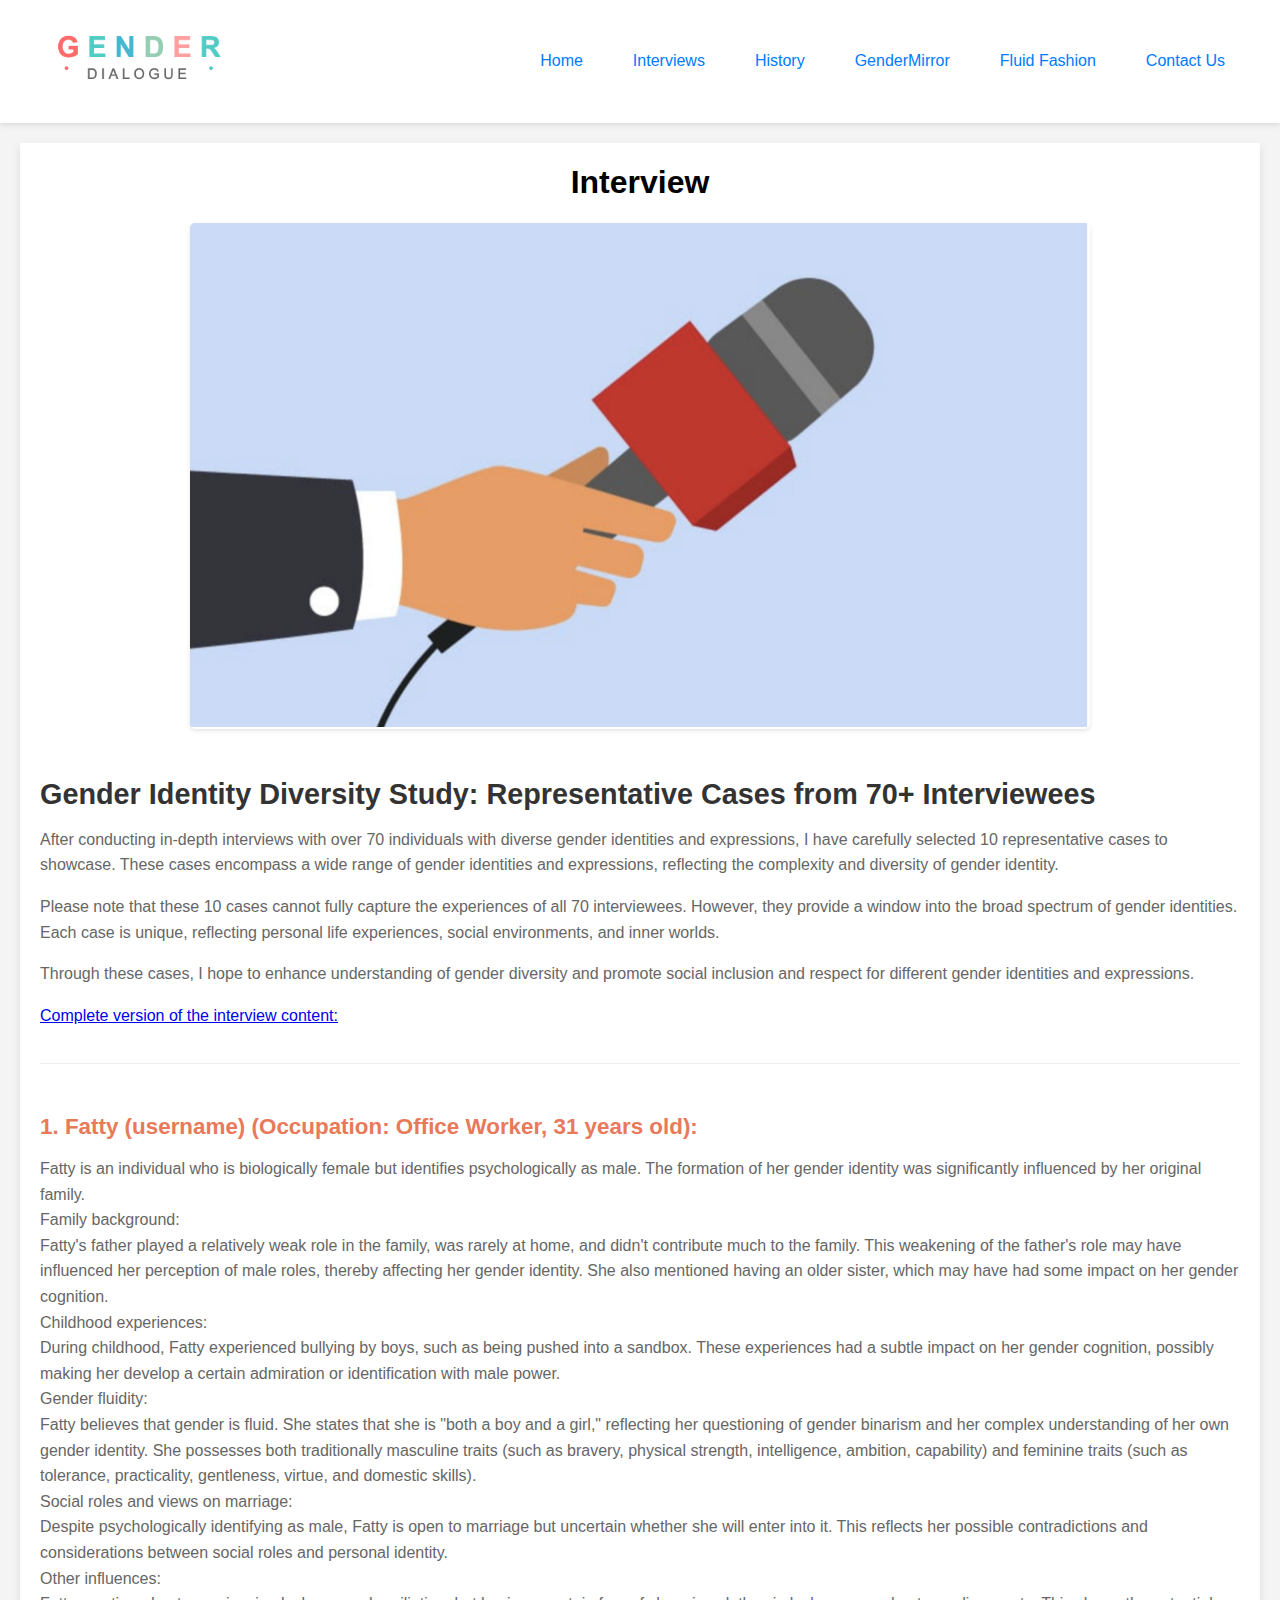
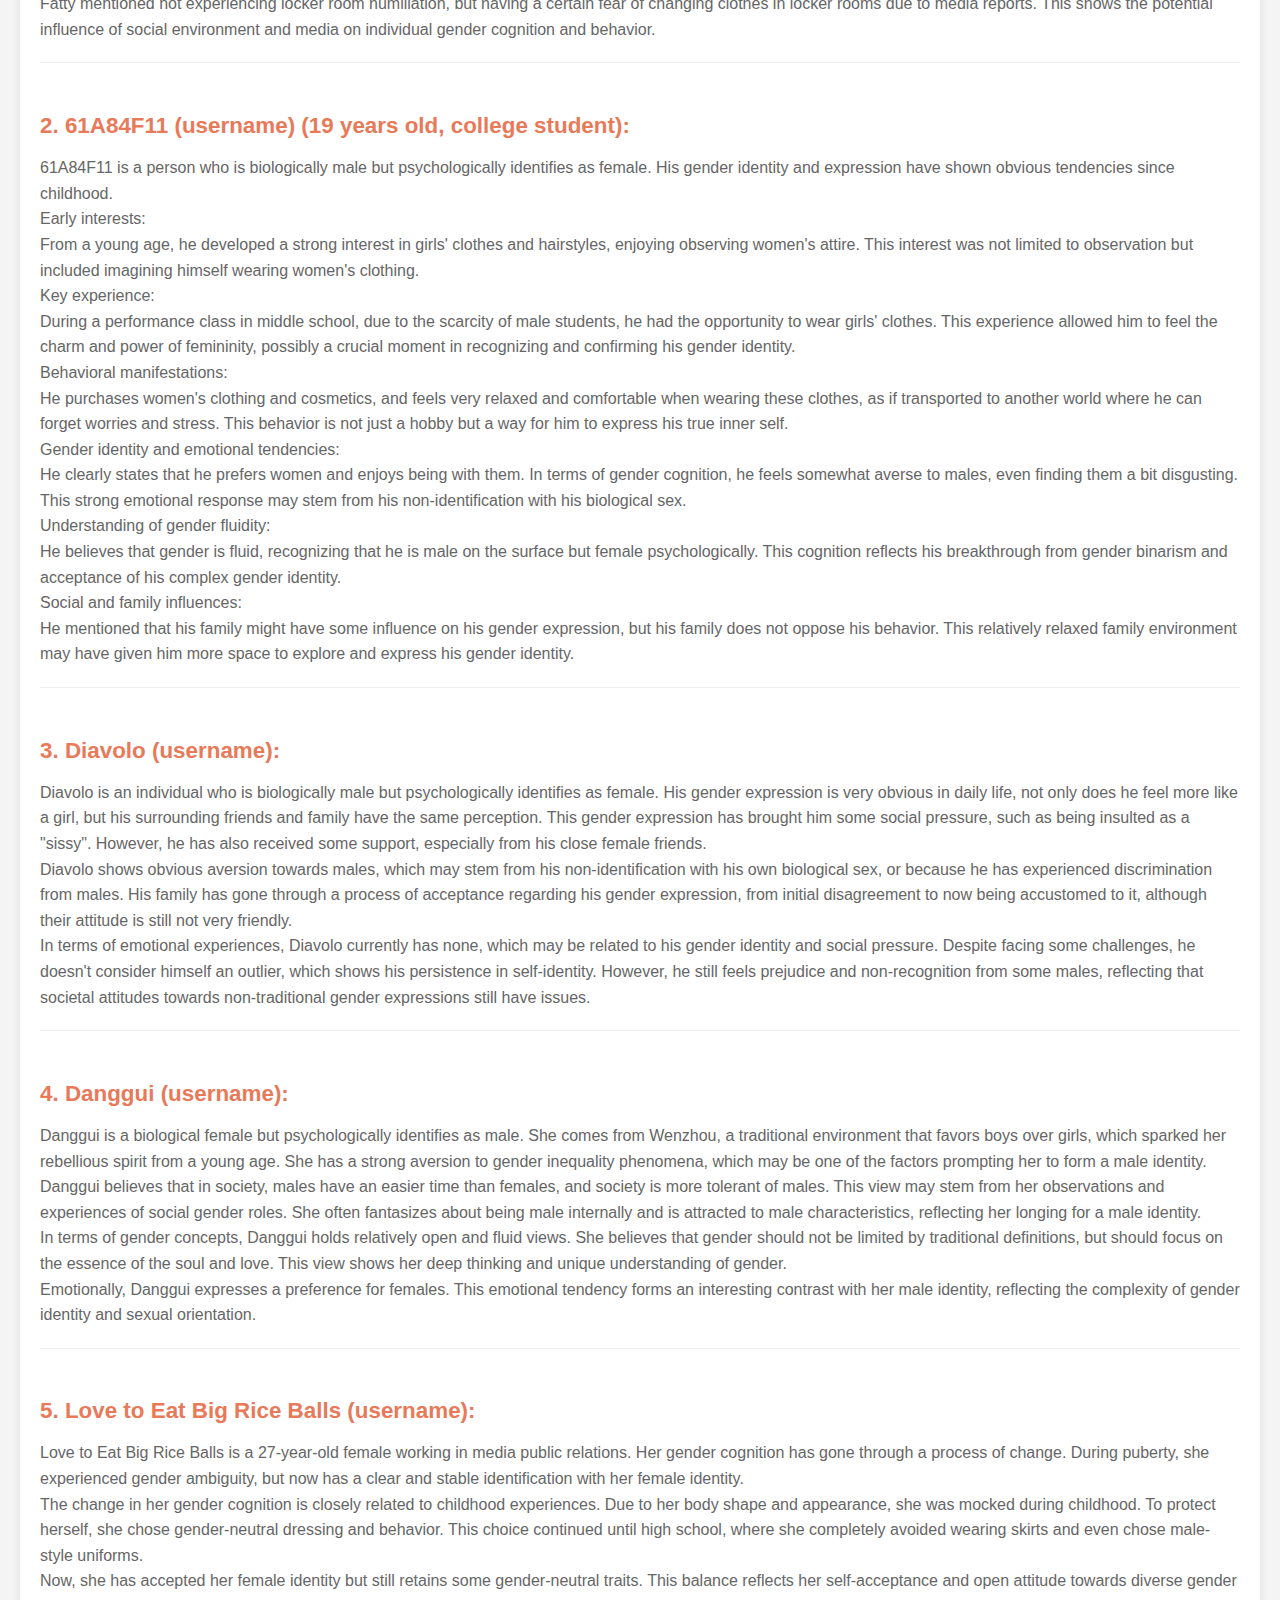
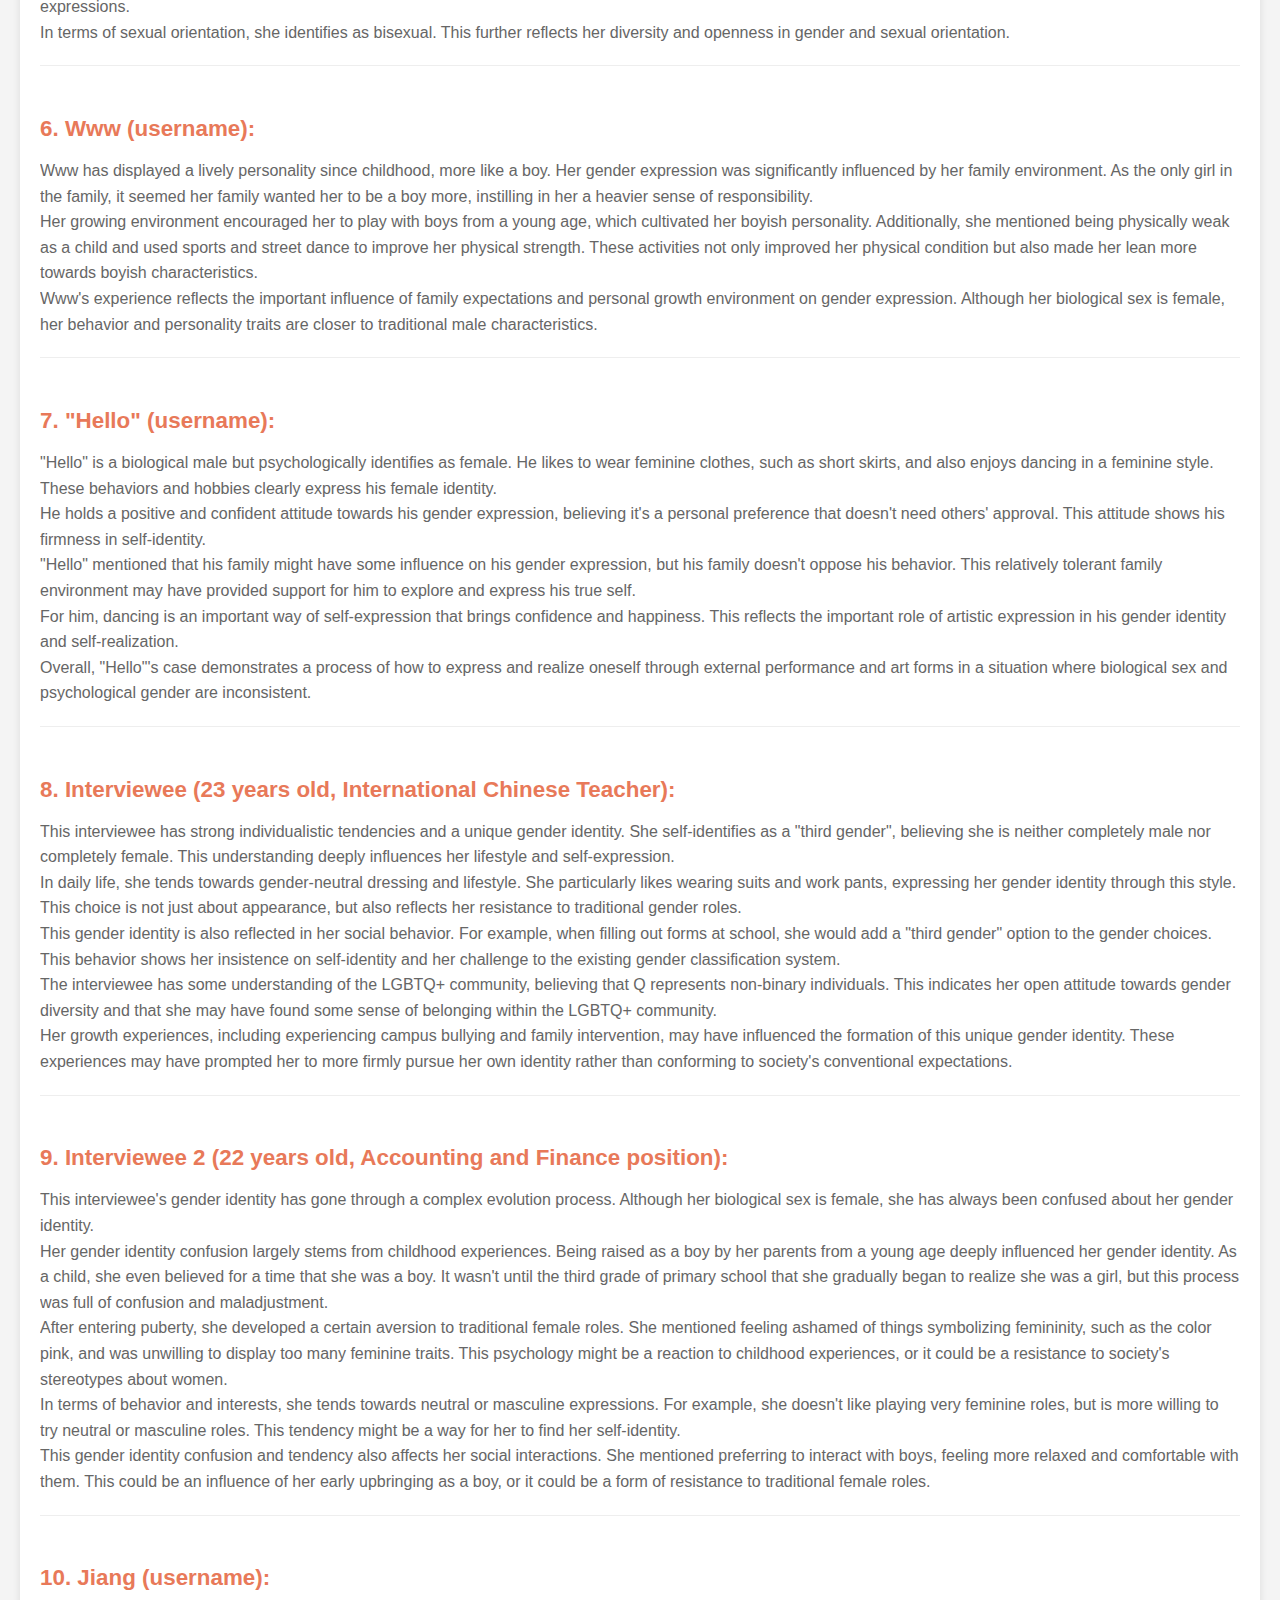
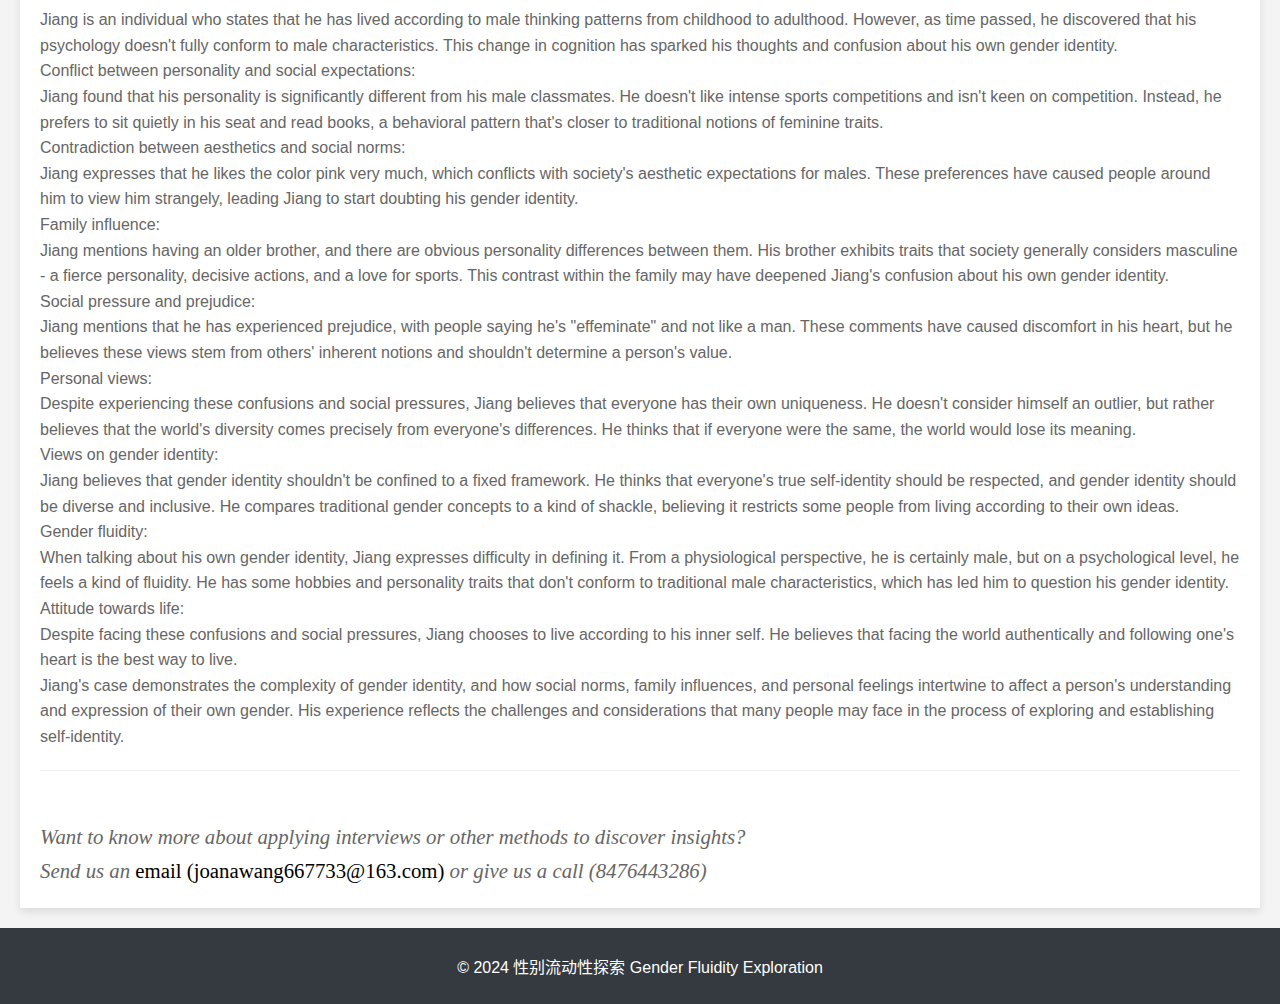
<file: Interviews.html>
<!DOCTYPE html>
<html lang="zh-CN">
<head>
    <meta charset="UTF-8">
    <meta name="viewport" content="width=device-width, initial-scale=1.0">
    <title>Gender Dialogue</title>
    <link rel="stylesheet" href="./style/style.css">
</head>
<body>
    <header>
        <nav class="nav">
            <div class="nav-logo">
                <a href="./index.html"><img src="./img/logo.png" alt=""></a>  
            </div>
            <div class="nav-menu">
                <ul>
                    <li><a href="./index.html">Home</a></li>
                    <li><a href="./Interviews.html">Interviews</a></li>
                    <li><a href="./History.html">History</a></li>
                    <li><a href="./GenderMirror.html">GenderMirror</a></li>
                    <li><a href="./FluidFashion.html">Fluid Fashion</a></li>
                    <li><a href="./Contact.html">Contact Us</a></li>
                </ul>
            </div>
        </nav>
    </header>
 
 
    <main class="content_pg33">
        <div class="container">
            <div class="info_cont gp4">
                <h1>Interview</h1>
                <div class="pic">
                    <img src="./img/图片14.png" alt="Interview Image">
                </div>
                <div class="pg6Ct">
                  
                    <div class="wenz">
                        <div class="pg6Cttxt">
                            <h3>Gender Identity Diversity Study: Representative Cases from 70+ Interviewees</h3>
                            <p class="p2">After conducting in-depth interviews with over 70 individuals with diverse gender identities and expressions, I have carefully selected 10 representative cases to showcase. These cases encompass a wide range of gender identities and expressions, reflecting the complexity and diversity of gender identity.</p>
                            <p class="p2">Please note that these 10 cases cannot fully capture the experiences of all 70 interviewees. However, they provide a window into the broad spectrum of gender identities. Each case is unique, reflecting personal life experiences, social environments, and inner worlds.</p>
                            <p class="p2">Through these cases, I hope to enhance understanding of gender diversity and promote social inclusion and respect for different gender identities and expressions.</p>
                            <p class="p2"><a href="./img/Interview.docx">Complete version of the interview content:</a></p>
                        
                        </div>
                    </div>
                </div>
                <div class="pg6Cttxt">
                    <div class="info">
                        <h4>1. Fatty (username) (Occupation: Office Worker, 31 years old):</h4>
                        <p>Fatty is an individual who is biologically female but identifies psychologically as
                            male. The
                            formation of her gender identity was significantly influenced by her original
                            family. <br>

                            Family background: <br> Fatty's father played a relatively weak role in the family, was
                            rarely at
                            home, and didn't contribute much to the family. This weakening of the father's role
                            may have
                            influenced her perception of male roles, thereby affecting her gender identity. She
                            also
                            mentioned having an older sister, which may have had some impact on her gender
                            cognition.
                            <br>

                            Childhood experiences: <br> During childhood, Fatty experienced bullying by boys, such as
                            being
                            pushed into a sandbox. These experiences had a subtle impact on her gender
                            cognition,
                            possibly making her develop a certain admiration or identification with male power.
                            <br>

                            Gender fluidity:  <br>Fatty believes that gender is fluid. She states that she is "both a
                            boy and
                            a girl," reflecting her questioning of gender binarism and her complex understanding
                            of her
                            own gender identity. She possesses both traditionally masculine traits (such as
                            bravery,
                            physical strength, intelligence, ambition, capability) and feminine traits (such as
                            tolerance, practicality, gentleness, virtue, and domestic skills).<br>

                            Social roles and views on marriage: <br> Despite psychologically identifying as male,
                            Fatty is
                            open to marriage but uncertain whether she will enter into it. This reflects her
                            possible
                            contradictions and considerations between social roles and personal identity.<br>

                            Other influences: <br> Fatty mentioned not experiencing locker room humiliation, but
                            having a
                            certain fear of changing clothes in locker rooms due to media reports. This shows
                            the
                            potential influence of social environment and media on individual gender cognition
                            and
                            behavior.
                        </p>
                    </div>
                    <div class="info">
                        <H4>2. 61A84F11 (username) (19 years old, college student):</H4>
                        <P>61A84F11 is a person who is biologically male but psychologically identifies as female. His
                            gender identity and expression have shown obvious tendencies since childhood. <br>

                            Early interests:  <br>From a young age, he developed a strong interest in girls' clothes and
                            hairstyles, enjoying observing women's attire. This interest was not limited to observation
                            but included imagining himself wearing women's clothing. <br>

                            Key experience: <br> During a performance class in middle school, due to the scarcity of male
                            students, he had the opportunity to wear girls' clothes. This experience allowed him to feel
                            the charm and power of femininity, possibly a crucial moment in recognizing and confirming
                            his gender identity. <br>

                            Behavioral manifestations: <br> He purchases women's clothing and cosmetics, and feels very
                            relaxed and comfortable when wearing these clothes, as if transported to another world where
                            he can forget worries and stress. This behavior is not just a hobby but a way for him to
                            express his true inner self. <br>

                            Gender identity and emotional tendencies: <br> He clearly states that he prefers women and enjoys
                            being with them. In terms of gender cognition, he feels somewhat averse to males, even
                            finding them a bit disgusting. This strong emotional response may stem from his
                            non-identification with his biological sex. <br>

                            Understanding of gender fluidity: <br> He believes that gender is fluid, recognizing that he is
                            male on the surface but female psychologically. This cognition reflects his breakthrough
                            from gender binarism and acceptance of his complex gender identity. <br>

                            Social and family influences: <br> He mentioned that his family might have some influence on his
                            gender expression, but his family does not oppose his behavior. This relatively relaxed
                            family environment may have given him more space to explore and express his gender identity.
                        </P>
                    </div>
                    <div class="info">
                        <H4>3. Diavolo (username):</H4>
                        <P>Diavolo is an individual who is biologically male but psychologically identifies as female.
                            His gender expression is very obvious in daily life, not only does he feel more like a girl,
                            but his surrounding friends and family have the same perception. This gender expression has
                            brought him some social pressure, such as being insulted as a "sissy". However, he has also
                            received some support, especially from his close female friends. <br>

                            Diavolo shows obvious aversion towards males, which may stem from his non-identification
                            with his own biological sex, or because he has experienced discrimination from males. His
                            family has gone through a process of acceptance regarding his gender expression, from
                            initial disagreement to now being accustomed to it, although their attitude is still not
                            very friendly. <br>

                            In terms of emotional experiences, Diavolo currently has none, which may be related to his
                            gender identity and social pressure. Despite facing some challenges, he doesn't consider
                            himself an outlier, which shows his persistence in self-identity. However, he still feels
                            prejudice and non-recognition from some males, reflecting that societal attitudes towards
                            non-traditional gender expressions still have issues. <br>
                        </P>
                    </div>
                    <div class="info">
                        <H4>4. Danggui (username):</H4>
                        <P>Danggui is a biological female but psychologically identifies as male. She comes from
                            Wenzhou, a traditional environment that favors boys over girls, which sparked her rebellious
                            spirit from a young age. She has a strong aversion to gender inequality phenomena, which may
                            be one of the factors prompting her to form a male identity. <br>

                            Danggui believes that in society, males have an easier time than females, and society is
                            more tolerant of males. This view may stem from her observations and experiences of social
                            gender roles. She often fantasizes about being male internally and is attracted to male
                            characteristics, reflecting her longing for a male identity. <br>

                            In terms of gender concepts, Danggui holds relatively open and fluid views. She believes
                            that gender should not be limited by traditional definitions, but should focus on the
                            essence of the soul and love. This view shows her deep thinking and unique understanding of
                            gender. <br>

                            Emotionally, Danggui expresses a preference for females. This emotional tendency forms an
                            interesting contrast with her male identity, reflecting the complexity of gender identity
                            and sexual orientation. <br>
                        </P>
                    </div>
                    <div class="info">
                        <H4>5. Love to Eat Big Rice Balls (username):</H4>
                        <P>Love to Eat Big Rice Balls is a 27-year-old female working in media public relations. Her
                            gender cognition has gone through a process of change. During puberty, she experienced
                            gender ambiguity, but now has a clear and stable identification with her female identity.
                            <br>

                            The change in her gender cognition is closely related to childhood experiences. Due to her
                            body shape and appearance, she was mocked during childhood. To protect herself, she chose
                            gender-neutral dressing and behavior. This choice continued until high school, where she
                            completely avoided wearing skirts and even chose male-style uniforms. <br>

                            Now, she has accepted her female identity but still retains some gender-neutral traits. This
                            balance reflects her self-acceptance and open attitude towards diverse gender expressions.
                            <br>

                            In terms of sexual orientation, she identifies as bisexual. This further reflects her
                            diversity and openness in gender and sexual orientation.
                        </P>
                    </div>
                    <div class="info">
                        <H4>6. Www (username):</H4>
                        <P>Www has displayed a lively personality since childhood, more like a boy. Her gender
                            expression was significantly influenced by her family environment. As the only girl in the
                            family, it seemed her family wanted her to be a boy more, instilling in her a heavier sense
                            of responsibility. <br>

                            Her growing environment encouraged her to play with boys from a young age, which cultivated
                            her boyish personality. Additionally, she mentioned being physically weak as a child and
                            used sports and street dance to improve her physical strength. These activities not only
                            improved her physical condition but also made her lean more towards boyish characteristics.
                            <br>

                            Www's experience reflects the important influence of family expectations and personal growth
                            environment on gender expression. Although her biological sex is female, her behavior and
                            personality traits are closer to traditional male characteristics.
                        </P>
                    </div>
                    <div class="info">
                        <H4>7. "Hello" (username):</H4>
                        <P>"Hello" is a biological male but psychologically identifies as female. He likes to wear
                            feminine clothes, such as short skirts, and also enjoys dancing in a feminine style. These
                            behaviors and hobbies clearly express his female identity. <br>

                            He holds a positive and confident attitude towards his gender expression, believing it's a
                            personal preference that doesn't need others' approval. This attitude shows his firmness in
                            self-identity. <br>

                            "Hello" mentioned that his family might have some influence on his gender expression, but
                            his family doesn't oppose his behavior. This relatively tolerant family environment may have
                            provided support for him to explore and express his true self. <br>

                            For him, dancing is an important way of self-expression that brings confidence and
                            happiness. This reflects the important role of artistic expression in his gender identity
                            and self-realization. <br>

                            Overall, "Hello"'s case demonstrates a process of how to express and realize oneself through
                            external performance and art forms in a situation where biological sex and psychological
                            gender are inconsistent.
                        </P>
                    </div>
                    <div class="info">
                        <H4>8. Interviewee (23 years old, International Chinese Teacher):</H4>
                        <P>This interviewee has strong individualistic tendencies and a unique gender identity. She
                            self-identifies as a "third gender", believing she is neither completely male nor completely
                            female. This understanding deeply influences her lifestyle and self-expression. <br>

                            In daily life, she tends towards gender-neutral dressing and lifestyle. She particularly
                            likes wearing suits and work pants, expressing her gender identity through this style. This
                            choice is not just about appearance, but also reflects her resistance to traditional gender
                            roles. <br>

                            This gender identity is also reflected in her social behavior. For example, when filling out
                            forms at school, she would add a "third gender" option to the gender choices. This behavior
                            shows her insistence on self-identity and her challenge to the existing gender
                            classification system. <br>

                            The interviewee has some understanding of the LGBTQ+ community, believing that Q represents
                            non-binary individuals. This indicates her open attitude towards gender diversity and that
                            she may have found some sense of belonging within the LGBTQ+ community. <br>

                            Her growth experiences, including experiencing campus bullying and family intervention, may
                            have influenced the formation of this unique gender identity. These experiences may have
                            prompted her to more firmly pursue her own identity rather than conforming to society's
                            conventional expectations.
                        </P>
                    </div>
                    <div class="info">
                        <H4>9. Interviewee 2 (22 years old, Accounting and Finance position):</H4>
                        <P>This interviewee's gender identity has gone through a complex evolution process. Although her
                            biological sex is female, she has always been confused about her gender identity. <br>

                            Her gender identity confusion largely stems from childhood experiences. Being raised as a
                            boy by her parents from a young age deeply influenced her gender identity. As a child, she
                            even believed for a time that she was a boy. It wasn't until the third grade of primary
                            school that she gradually began to realize she was a girl, but this process was full of
                            confusion and maladjustment. <br>

                            After entering puberty, she developed a certain aversion to traditional female roles. She
                            mentioned feeling ashamed of things symbolizing femininity, such as the color pink, and was
                            unwilling to display too many feminine traits. This psychology might be a reaction to
                            childhood experiences, or it could be a resistance to society's stereotypes about women.
                            <br>

                            In terms of behavior and interests, she tends towards neutral or masculine expressions. For
                            example, she doesn't like playing very feminine roles, but is more willing to try neutral or
                            masculine roles. This tendency might be a way for her to find her self-identity. <br>

                            This gender identity confusion and tendency also affects her social interactions. She
                            mentioned preferring to interact with boys, feeling more relaxed and comfortable with them.
                            This could be an influence of her early upbringing as a boy, or it could be a form of
                            resistance to traditional female roles.
                        </P>
                    </div>
                    <div class="info">
                        <H4>10. Jiang (username):</H4>
                        <P>Jiang is an individual who states that he has lived according to male thinking patterns from
                            childhood to adulthood. However, as time passed, he discovered that his psychology doesn't
                            fully conform to male characteristics. This change in cognition has sparked his thoughts and
                            confusion about his own gender identity. <br>

                            Conflict between personality and social expectations: <br>
                            Jiang found that his personality is significantly different from his male classmates. He
                            doesn't like intense sports competitions and isn't keen on competition. Instead, he prefers
                            to sit quietly in his seat and read books, a behavioral pattern that's closer to traditional
                            notions of feminine traits. <br>

                            Contradiction between aesthetics and social norms: <br>
                            Jiang expresses that he likes the color pink very much, which conflicts with society's
                            aesthetic expectations for males. These preferences have caused people around him to view
                            him strangely, leading Jiang to start doubting his gender identity. <br>
                            Family influence: <br>
                            Jiang mentions having an older brother, and there are obvious personality differences
                            between them. His brother exhibits traits that society generally considers masculine - a
                            fierce personality, decisive actions, and a love for sports. This contrast within the family
                            may have deepened Jiang's confusion about his own gender identity. <br>

                            Social pressure and prejudice: <br>
                            Jiang mentions that he has experienced prejudice, with people saying he's "effeminate" and
                            not like a man. These comments have caused discomfort in his heart, but he believes these
                            views stem from others' inherent notions and shouldn't determine a person's value. <br>

                            Personal views: <br>
                            Despite experiencing these confusions and social pressures, Jiang believes that everyone has
                            their own uniqueness. He doesn't consider himself an outlier, but rather believes that the
                            world's diversity comes precisely from everyone's differences. He thinks that if everyone
                            were the same, the world would lose its meaning. <br>

                            Views on gender identity: <br>
                            Jiang believes that gender identity shouldn't be confined to a fixed framework. He thinks
                            that everyone's true self-identity should be respected, and gender identity should be
                            diverse and inclusive. He compares traditional gender concepts to a kind of shackle,
                            believing it restricts some people from living according to their own ideas. <br>

                            Gender fluidity: <br>
                            When talking about his own gender identity, Jiang expresses difficulty in defining it. From
                            a physiological perspective, he is certainly male, but on a psychological level, he feels a
                            kind of fluidity. He has some hobbies and personality traits that don't conform to
                            traditional male characteristics, which has led him to question his gender identity. <br>

                            Attitude towards life: <br>
                            Despite facing these confusions and social pressures, Jiang chooses to live according to his
                            inner self. He believes that facing the world authentically and following one's heart is the
                            best way to live. <br>

                            Jiang's case demonstrates the complexity of gender identity, and how social norms, family
                            influences, and personal feelings intertwine to affect a person's understanding and
                            expression of their own gender. His experience reflects the challenges and considerations
                            that many people may face in the process of exploring and establishing self-identity.
                        </P>
                    </div>
                    <div class="info">
                        <H4></H4>
                        <P class="pp">Want to know more about applying interviews or other methods to discover insights? <br> Send us an  <span>email (joanawang667733@163.com)</span> or give us a call (8476443286)</P>
                    </div>

                </div>
            </div>
        </div>
    </main>

    <footer>
        <p>&copy; 2024 性别流动性探索 Gender Fluidity Exploration</p>
    </footer>
</body>
</html>
</file>
<file: style/style.css>
body,
html {
  margin: 0;
  padding: 0;
  font-family: Arial, sans-serif;
}
header {
  background-color: #ffffff;
  /* 白色背景 */
  box-shadow: 0 2px 5px rgba(0, 0, 0, 0.1);
  /* 轻微的阴影效果 */
  position: relative;
  /* 为导航栏添加相对定位 */
  z-index: 10;
  /* 确保导航栏在页面最上层 */
}
.nav {
  display: flex;
  justify-content: space-between;
  align-items: center;
  width: 1200px;
  margin: 0 auto;
  padding: 20px 20px;
}
.nav .nav-logo a {
  color: #333333;
  /* 深灰色文字 */
  text-decoration: none;
  font-weight: bold;
  font-size: 2em;
  /* 较大的字体大小 */
  transition: color 0.3s;
  /* 颜色变化的过渡效果 */
}
.nav .nav-logo a:hover {
  color: #007bff;
  /* 悬停时的文字颜色 */
}
.nav .nav-logo a img {
  width: 200px;
}
.nav .nav-menu ul {
  display: flex;
  list-style: none;
  padding: 0;
  margin: 0;
}
.nav .nav-menu ul li {
  margin-left: 20px;
  /* 导航项之间的间距 */
}
.nav .nav-menu ul li a {
  color: #007bff;
  /* 蓝色文字 */
  text-decoration: none;
  transition: color 0.3s, background-color 0.3s, transform 0.3s;
  /* 颜色、背景和位置变化的过渡效果 */
  padding: 10px 15px;
  /* 添加一些内边距 */
  border-radius: 5px;
  /* 轻微的圆角 */
}
.nav .nav-menu ul li a:hover {
  color: #ffffff;
  /* 悬停时的文字颜色 */
  background-color: #007bff;
  /* 悬停时的背景颜色 */
  transform: scale(1.2);
  /* 悬停时放大 */
}
.flx {
  display: flex;
  align-items: center;
  justify-content: space-between;
}
.flx .rit img {
  width: 500px;
  border-radius: 10px;
}
.flx2 {
  display: flex;
  align-items: center;
  justify-content: space-between;
  gap: 30px;
}
.flx2 .rit img {
  width: 300px;
  border-radius: 10px;
}
.main1 {
  background-color: #f4f4f4;
  padding: 20px 0;
}
.main1 section {
  background-color: #ffffff;
  border-radius: 8px;
  box-shadow: 0 4px 8px rgba(0, 0, 0, 0.1);
  margin: 20px 0;
  overflow: hidden;
}
.main1 .container {
  width: 1200px;
  margin: 0 auto;
  padding: 30px;
}
.main1 .intro {
  text-align: center;
  background-image: url(../img/bj.jpg);
  background-size: cover;
  color: #333;
}
.main1 .intro .container {
  padding: 80px 30px;
}
.main1 .intro h1 {
  font-size: 2.5em;
  margin-bottom: 20px;
}
.main1 .intro p {
  font-size: 1.2em;
  max-width: 800px;
  margin: 0 auto 30px;
}
.main1 .intro .btn {
  background-color: #ffffff;
  color: #2575fc;
  border-radius: 5px;
  padding: 10px 20px;
  text-decoration: none;
  transition: background-color 0.3s, color 0.3s;
}
.main1 .intro .btn:hover {
  background-color: #e8e8e8;
}
.main1 .resources {
  background-color: #ffffff;
  padding: 50px 0;
  text-align: center;
}
.main1 .resources .container {
  width: 1200px;
  margin: 0 auto;
}
.main1 .resources h2 {
  font-size: 2.5em;
  color: #333333;
  margin-bottom: 20px;
}
.main1 .resources p {
  font-size: 1.2em;
  color: #666666;
  margin-bottom: 40px;
}
.main1 .resources .resource-list {
  display: flex;
  justify-content: center;
  align-items: stretch;
  gap: 20px;
  margin: 0 auto;
  max-width: 1000px;
}
.main1 .resources .resource-item {
  flex: 1;
  border-radius: 10px;
  box-shadow: 0 4px 8px rgba(0, 0, 0, 0.1);
  background-color: #ffffff;
  padding: 30px;
  display: flex;
  flex-direction: column;
  align-items: center;
  transition: transform 0.3s, box-shadow 0.3s;
}
.main1 .resources .resource-item:hover {
  transform: translateY(-5px);
  box-shadow: 0 6px 12px rgba(0, 0, 0, 0.2);
}
.main1 .resources .resource-item h4 {
  font-size: 1.5em;
  color: #333333;
  margin-bottom: 15px;
}
.main1 .resources .resource-item p {
  font-size: 1em;
  color: #666666;
  margin-bottom: 20px;
  text-align: center;
  display: block;
  min-height: 93px;
}
.main1 .resources .resource-item .btn {
  background-color: #007bff;
  color: #ffffff;
  border-radius: 5px;
  padding: 10px 20px;
  text-decoration: none;
  transition: background-color 0.3s;
}
.main1 .resources .resource-item .btn:hover {
  background-color: #0056b3;
}
.main1 .news-item,
.main1 .resource-item {
  flex: 1;
  min-width: 300px;
}
.main1 .news-item .news-image,
.main1 .resource-item .news-image,
.main1 .news-item .resource-image,
.main1 .resource-item .resource-image {
  width: 100%;
  height: 200px;
  object-fit: cover;
  border-radius: 5px;
  margin-bottom: 15px;
}
.main1 .news-item .btn,
.main1 .resource-item .btn {
  display: inline-block;
  background-color: #2575fc;
  color: #ffffff;
  border-radius: 5px;
  padding: 10px 20px;
  text-decoration: none;
  transition: background-color 0.3s;
}
.main1 .news-item .btn:hover,
.main1 .resource-item .btn:hover {
  background-color: #1d63e9;
}
.main1 .testimonials blockquote {
  border-left: 3px solid #2575fc;
  padding-left: 20px;
  margin: 20px 0;
  font-style: italic;
}
.main1 .testimonials blockquote cite {
  display: block;
  margin-top: 10px;
  font-size: 0.9em;
  color: #666666;
  text-align: right;
}
.main1 .cta {
  text-align: center;
  background-image: linear-gradient(to right, #4facfe 0%, #00f2fe 100%);
}
.main1 .cta .container {
  padding: 80px 30px;
}
.main1 .cta h2 {
  font-size: 2.5em;
  margin-bottom: 20px;
  color: #ffffff;
}
.main1 .cta p {
  font-size: 1.2em;
  max-width: 800px;
  margin: 0 auto 30px;
  color: #ffffff;
}
.main1 .cta .btn {
  background-color: #ffffff;
  color: #00f2fe;
  border-radius: 5px;
  padding: 10px 20px;
  text-decoration: none;
  transition: background-color 0.3s, color 0.3s;
}
.main1 .cta .btn:hover {
  background-color: #e8e8e8;
}
.container {
  max-width: 1400px;
  margin: 0 auto;
  padding: 0 20px;
}
.container h1 {
  text-align: center;
}
.content_pg3 {
  padding: 40px 0;
}
.content_pg3 .biaoyu {
  background-color: #f4f4f4;
  color: #007bff;
  font-family: 'Times New Roman', serif;
  padding: 20px;
  border-radius: 8px;
  box-shadow: 0 5px 15px rgba(0, 0, 0, 0.1);
  position: relative;
  margin: 40px auto;
  max-width: 100%;
  transition: transform 0.3s, box-shadow 0.3s;
}
.content_pg3 .biaoyu p {
  font-size: 1.4em;
  background-image: linear-gradient(to right, #ffa600, #9198e5);
  -webkit-background-clip: text;
  background-clip: text;
  color: transparent;
  margin-bottom: 10px;
}
.content_pg3 .info_cont h1 {
  margin: 0 0 20px;
  color: #333;
  font-family: 'Times New Roman', serif;
}
.content_pg3 .info_cont img {
  box-shadow: 0 10px 20px rgba(0, 0, 0, 0.2);
  transition: transform 0.3s, box-shadow 0.3s;
}
.content_pg3 .info_cont img:hover {
  transform: translateY(-5px);
  box-shadow: 0 10px 20px rgba(0, 0, 0, 0.2);
}
.content_pg3 .info_cont .pg6Ct {
  width: 1400px;
  display: flex;
  justify-content: space-between;
  align-items: flex-start;
}
.content_pg3 .info_cont .pg6Ct .p2 a {
  font-weight: 900;
}
.content_pg3 .info_cont .pg6Ct .p2 a:hover {
  text-shadow: 0 10px 20px rgba(0, 0, 0, 0.4);
}
.content_pg3 .info_cont .pg6Ct .pic {
  margin-right: 20px;
  padding-top: 30px;
}
.content_pg3 .info_cont .pg6Ct .pic img {
  width: 850px;
}
.content_pg3 .info_cont .pg6Ct .pic img:hover {
  transform: translateY(0);
  box-shadow: 0 10px 20px rgba(0, 0, 0, 0.4);
}
.content_pg3 .info_cont .pg6Cttxt {
  margin: 0;
  text-align: justify;
}
.content_pg3 .info_cont .pg6Cttxt h3 {
  font-size: 24px;
}
.content_pg3 .info_cont .pg6Cttxt h4 {
  font-weight: 800;
  font-size: 18px;
}
.content_pg3 .info_cont .pg6Cttxt p {
  width: 100%;
  text-align: justify;
}
.content_pg3 .info_cont .pg8box {
  width: 1400px;
  margin: 0 auto;
  display: flex;
  justify-content: space-between;
}
.content_pg3 .info_cont .pg8box .pk {
  width: 630px;
  display: flex;
  justify-content: center;
  flex-wrap: wrap;
}
.content_pg3 .info_cont .pg8box .pk img {
  width: 100px;
}
.content_pg3 .info_cont .pg8box .mj {
  width: 630px;
}
.content_pg3 .info_cont .pg8box .mj img {
  width: 100%;
}
.content_pg3 .info_cont .pg8box .mj2 {
  width: 650px;
  height: 500px;
}
.content_pg3 .info_cont .pg8box .mj2 img {
  width: 650px;
  height: 500px;
  object-fit: cover;
}
.content_pg3 .gp4 a {
  font-weight: 900;
}
.content_pg3 .gp4 a:hover {
  text-shadow: 0 10px 20px rgba(0, 0, 0, 0.4);
}
.content_pg3 .gp4 .text {
  background-color: #f4f4f4;
  color: #333;
  font-family: 'Times New Roman', serif;
  padding: 20px;
  border-radius: 8px;
  box-shadow: 0 5px 15px rgba(0, 0, 0, 0.1);
  position: relative;
  margin: 40px auto;
  max-width: 100%;
  transition: transform 0.3s, box-shadow 0.3s;
}
.content_pg3 .gp4 .text:hover {
  transform: translateY(-5px);
  box-shadow: 0 10px 20px rgba(0, 0, 0, 0.2);
}
.content_pg3 .gp4 .text h3 {
  color: #555;
  font-size: 2em;
  font-weight: 400;
  margin: 0 0 20px;
  text-transform: uppercase;
  letter-spacing: 1px;
}
.content_pg3 .gp4 .text .p2 {
  color: #333;
  font-size: 1.3em;
  line-height: 1.6;
  letter-spacing: 0.5px;
  margin: 0 0 20px;
}
.content_pg3 .gp4 .text .p2::first-letter {
  font-size: 2em;
  float: left;
  margin-right: 4px;
  line-height: 1;
}
.content_pg33 {
  background-color: #f4f4f4;
  padding: 20px 0;
}
.content_pg33 .container {
  width: 1200px;
  margin: 0 auto;
  padding: 0 20px;
  background: #fff;
  box-shadow: 0 4px 8px rgba(0, 0, 0, 0.1);
}
.content_pg33 .info_cont.gp4 {
  border-radius: 8px;
  overflow: hidden;
}
.content_pg33 .pg6Ct {
  display: flex;
  margin: 20px 0;
}
.content_pg33 .pic {
  text-align: center;
}
.content_pg33 .pic img {
  width: 75%;
  height: auto;
  margin: 0 auto;
  border-radius: 5px;
  box-shadow: 0 2px 4px rgba(0, 0, 0, 0.1);
}
.content_pg33 .wenz {
  flex: 2;
}
.content_pg33 .pg6Cttxt h3 {
  font-size: 1.8em;
  color: #333;
  margin-bottom: 10px;
}
.content_pg33 .pg6Cttxt p.p2 {
  font-size: 1em;
  color: #666;
  line-height: 1.6;
  margin-bottom: 15px;
}
.content_pg33 .pg6Cttxt .btn {
  display: inline-block;
  background-color: #007bff;
  color: #ffffff;
  padding: 10px 20px;
  text-decoration: none;
  border-radius: 5px;
  transition: background-color 0.3s;
}
.content_pg33 .pg6Cttxt .btn:hover {
  background-color: #0056b3;
}
.content_pg33 .info {
  margin-top: 20px;
  border-top: 1px solid #eee;
  padding-top: 20px;
}
.content_pg33 .info h4 {
  font-size: 1.4em;
  color: #e87959;
  margin-bottom: 10px;
}
.content_pg33 .info p {
  font-size: 1em;
  color: #666;
  line-height: 1.6;
}
.content_pg33 .info .pp {
  font-size: 1.3em;
  color: #666;
  font-family: 'Times New Roman', serif;
  font-style: oblique;
  /* 文字倾斜 */
}
.content_pg33 .info .pp span {
  color: black;
  font-style: normal;
}
.section-title {
  text-align: center;
  margin-bottom: 40px;
  color: #007bff;
}
.waterfall {
  column-count: 2;
  /* 设置为两列 */
  column-gap: 16px;
  /* 列与列之间的间隙 */
  width: 1250px;
  /* 容器宽度 */
  margin: 0 auto;
}
.pic {
  break-inside: avoid;
  /* 防止.pic元素被分割到不同的列 */
  margin-bottom: 16px;
  /* 图片之间的垂直间隙 */
  page-break-inside: avoid;
  /* 防止在打印时被分割 */
}
.pic img {
  width: 100%;
  /* 图片宽度自适应容器宽度 */
  height: auto;
  /* 图片高度自适应 */
  display: block;
  /* 防止图片下方有间隙 */
}
.contact-us {
  padding: 80px 0;
}
.contact-us .container {
  max-width: 1200px;
  margin: auto;
  background: #fff;
  padding: 30px;
  border-radius: 10px;
  box-shadow: 0 0 10px rgba(0, 0, 0, 0.1);
}
.contact-us .container .contact-info {
  margin-bottom: 40px;
}
.contact-us .container .contact-info p {
  line-height: 1.5;
  color: #333;
}
.contact-us .container .contact-info p i {
  margin-right: 10px;
  color: #666;
}
.contact-us .container .map {
  margin-bottom: 40px;
}
.contact-us .container .contact-form .form-group {
  margin-bottom: 20px;
}
.contact-us .container .contact-form .form-group label {
  display: block;
  margin-bottom: 5px;
  color: #666666;
}
.contact-us .container .contact-form .form-group input[type="text"],
.contact-us .container .contact-form .form-group select,
.contact-us .container .contact-form .form-group textarea {
  width: 100%;
  padding: 10px;
  border: 1px solid #f4f4f4;
  border-radius: 5px;
  transition: border-color 0.3s;
}
.contact-us .container .contact-form .form-group input[type="text"]:focus,
.contact-us .container .contact-form .form-group select:focus,
.contact-us .container .contact-form .form-group textarea:focus {
  border-color: #007bff;
}
.contact-us .container .contact-form .form-group textarea {
  resize: none;
}
.contact-us .container .contact-form .btn {
  background-color: #007bff;
  color: #fff;
  padding: 10px 20px;
  text-decoration: none;
  border: none;
  border-radius: 5px;
  cursor: pointer;
  transition: background-color 0.3s;
}
.contact-us .container .contact-form .btn:hover {
  background-color: #0062cc;
}
.contact-us .container .social-links {
  margin-top: 20px;
}
.contact-us .container .social-links h3 {
  color: #333;
}
.contact-us .container .social-links a {
  display: inline-block;
  margin-right: 10px;
  color: #666;
  transition: color 0.3s;
}
.contact-us .container .social-links a:hover {
  color: #007bff;
}
.contact-us .container .social-links a i {
  margin-right: 5px;
}
.containerHis {
  width: 1200px;
  margin: 20px auto;
  background: #fff;
  padding: 20px;
  border-radius: 8px;
  box-shadow: 0 5px 15px rgba(0, 0, 0, 0.1);
  font-family: 'Times New Roman', serif;
}
.containerHis .history-section h2 {
  text-align: left;
  font-size: 2.4em;
}
.containerHis .history-section h3 {
  font-size: 2.2em;
}
.containerHis .history-section .p5 {
  text-align: left;
  font-size: 1.5em;
}
.containerHis .history-section h3 {
  color: #1a1a1a;
  margin-bottom: 10px;
}
.containerHis .history-section p {
  margin-bottom: 20px;
  font-size: 1.5em;
}
.containerHis .history-section .fdsfd {
  display: flex;
}
.containerHis .history-section .fdsfd .lef {
  flex: 1;
  padding-right: 30px;
}
.containerHis .history-section .fdsfd .image-placeholder {
  width: 35%;
}
.containerHis .history-section .fdsfd .image-placeholder img {
  width: 100%;
  border-radius: 10px;
}
.containerHis .history-section .fdsfde {
  display: flex;
}
.containerHis .history-section .fdsfde .lef {
  width: 60%;
  padding-right: 30px;
}
.containerHis .history-section .fdsfde .image-placeholder {
  width: 40%;
}
.containerHis .history-section .fdsfde .image-placeholder img {
  width: 100%;
  border-radius: 10px;
}
.containerHis .history-section .fdsfff {
  display: flex;
}
.containerHis .history-section .fdsfff .lef {
  flex: 1;
  padding-right: 30px;
}
.containerHis .history-section .fdsfff .das {
  padding-right: 30px;
}
.containerHis .history-section .fdsfff .das img {
  width: 200px;
  border-radius: 10px;
}
.containerHis .history-section .fdsfffee {
  display: flex;
}
.containerHis .history-section .fdsfffee .lef {
  width: 70%;
  padding-right: 30px;
}
.containerHis .history-section .fdsfffee .eaws {
  padding-right: 30px;
  width: 30%;
}
.containerHis .history-section .fdsfffee .eaws img {
  width: 90%;
  border-radius: 10px;
}
.containerHis .history-section .jieshaopic {
  width: 800px;
  margin: 0 auto;
}
.containerHis .history-section .jieshaopic img {
  width: 800px;
}
.containerHis .history-section .jieshaopic .sp {
  text-align: center;
}
.containerHis .history-section2 h2,
.containerHis .history-section2 h3 {
  color: #36529b;
}
.abouimage {
  margin: 0 auto;
}
footer {
  background-color: #343a40;
  color: #fff;
  text-align: center;
  padding: 10px 0;
}
</file>
